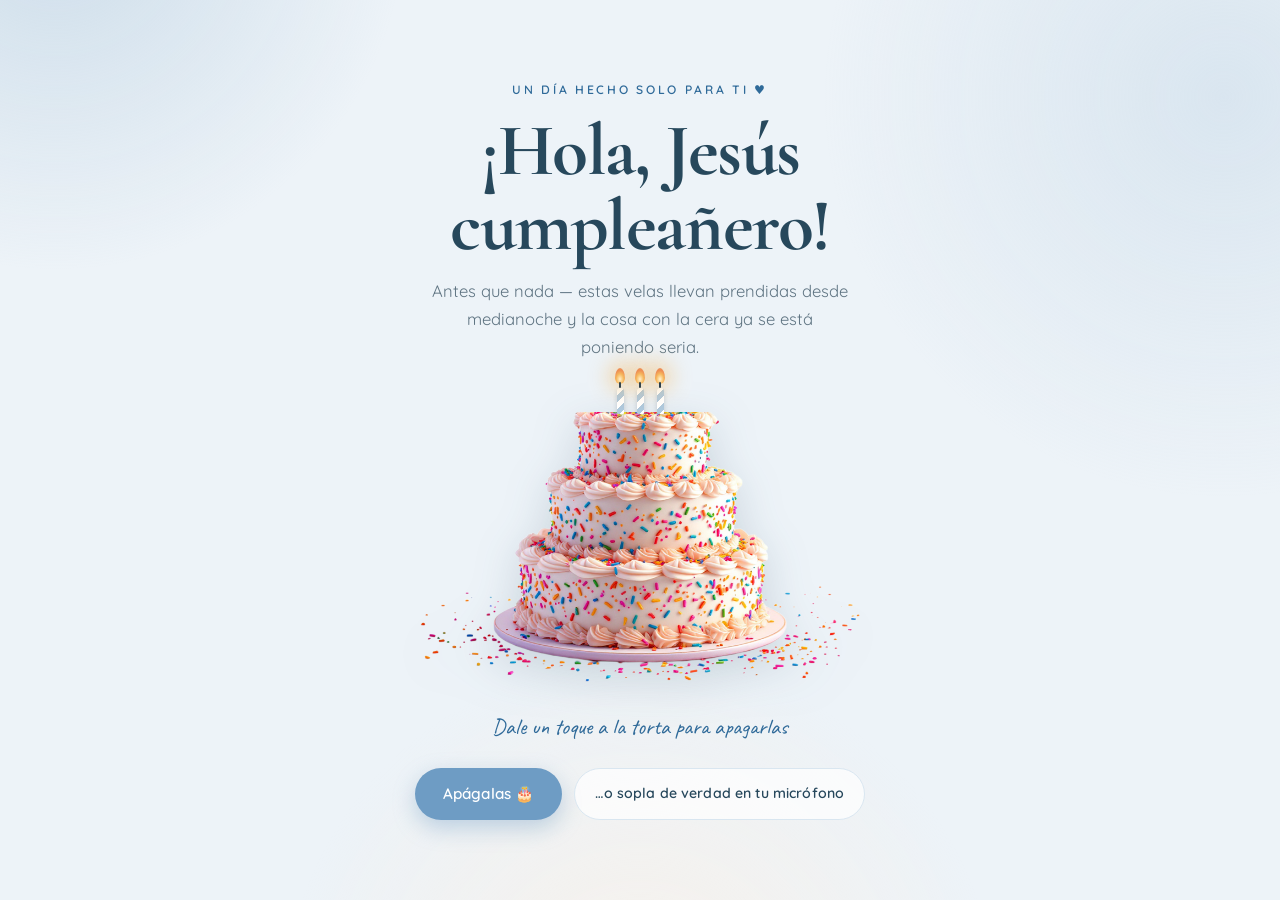
<file: index.html>
<!DOCTYPE html>
<html lang="es">
<head>
<meta charset="utf-8">
<meta name="viewport" content="width=device-width, initial-scale=1">
<title data-i18n="pageTitle">Un Día Hecho Solo Para Ti ♡</title>
<meta name="description" content="Un rinconcito de internet hecho solo para ti — cartas secretas, recuerdos, torta y una sorpresa.">
<meta name="theme-color" content="#FDEDEF">

<!-- Favicon: a tiny heart, drawn inline so there are no broken requests -->
<link rel="icon" href="data:image/svg+xml,%3Csvg xmlns='http://www.w3.org/2000/svg' viewBox='0 0 32 32'%3E%3Cpath fill='%23E79BB0' d='M16 28C8 22 3 17.5 3 12.2 3 8.2 6.1 5 10 5c2.4 0 4.6 1.2 6 3.2C17.4 6.2 19.6 5 22 5c3.9 0 7 3.2 7 7.2C29 17.5 24 22 16 28z'/%3E%3C/svg%3E">

<link rel="preconnect" href="https://fonts.googleapis.com">
<link rel="preconnect" href="https://fonts.gstatic.com" crossorigin>
<link href="https://fonts.googleapis.com/css2?family=Caveat:wght@500;600;700&family=Cormorant+Garamond:ital,wght@0,500;0,600;0,700;1,500&family=Quicksand:wght@400;500;600;700&display=swap" rel="stylesheet">
<link rel="stylesheet" href="style.css">
</head>

<!-- `is-intro` hides the main experience until the gift box is opened. -->
<body class="is-intro">

<noscript>
  <style>
    .is-intro #experience { display: block !important; }
    .is-intro #welcome, .player { display: none !important; }
  </style>
  <p class="noscript-note" data-i18n="noscript">Esta aventura de cumpleaños necesita JavaScript activado para las animaciones y las sorpresas ♡</p>
</noscript>

<!-- Decorative layers (never interactive) -->
<div class="ambient" id="ambient" aria-hidden="true"></div>
<canvas class="confetti" id="confettiCanvas" aria-hidden="true"></canvas>


<!-- ====================================================================
     SECTION 1 — WELCOME SCREEN
     Three stages, in order:
       1. the cake      — candles are already lit; blow them out
       2. the gift box  — only appears once the candles are out
       3. the card      — the message, and the way into the site
     `is-intro` keeps the page scroll-locked until stage 3 is done.
     ==================================================================== -->
<section class="welcome" id="welcome" aria-labelledby="welcomeTitle">
  <div class="welcome__inner">

    <!-- ---------- STAGE 1 — CANDLES ---------------------------------- -->
    <div class="stage" id="stageCandles">

      <div class="welcome__intro" id="welcomeIntro">
        <p class="eyebrow" data-i18n="introEyebrow">Un Día Hecho Solo Para Ti &hearts;</p>
        <h1 class="welcome__title" id="welcomeTitle" data-i18n="welcomeTitle">¡Hola, Jesús cumpleañero!</h1>
        <p class="welcome__sub" id="candleLede">Antes que nada &mdash; estas velas llevan prendidas desde medianoche y la cosa con la cera ya se está poniendo seria.</p>
      </div>

      <button class="cake cake--intro is-lit" id="introCake" type="button" aria-describedby="candleHint">
        <span class="sr-only" data-i18n="blowSr">Apagar las velas</span>

        <span class="cake__candles" aria-hidden="true">
          <span class="candle"><span class="candle__flame"></span><span class="candle__wick"></span><span class="candle__smoke"></span></span>
          <span class="candle"><span class="candle__flame"></span><span class="candle__wick"></span><span class="candle__smoke"></span></span>
          <span class="candle"><span class="candle__flame"></span><span class="candle__wick"></span><span class="candle__smoke"></span></span>
        </span>

        <!-- The cake itself is artwork; the candles above it stay
             CSS so they can flicker and be blown out one by one. -->
        <img class="cake__img" src="assets/images/cake-body.png" alt="" aria-hidden="true">
      </button>

      <p class="cake__hint" id="candleHint" data-i18n="candleHint">Dale un toque a la torta para apagarlas</p>

      <div class="cake__actions">
        <button class="btn btn--primary" id="blowBtn" type="button" data-i18n="blowBtn">Apágalas 🎂</button>
        <button class="btn btn--ghost btn--sm" id="micBtn" type="button" hidden data-i18n="micBtn">&hellip;o sopla de verdad en tu micrófono</button>
      </div>

      <p class="mic-note" id="micNote" aria-live="polite" hidden></p>
    </div>

    <!-- ---------- STAGE 2 — GIFT BOX --------------------------------- -->
    <div class="stage stage--gift" id="stageGift" hidden>

      <div class="welcome__intro" id="giftIntro">
        <p class="eyebrow" data-i18n="giftEyebrow">Deseo registrado &hearts;</p>
        <h2 class="welcome__title welcome__title--sm" data-i18n="giftTitle">Ahora sí, el regalo.</h2>
        <p class="welcome__sub" data-i18n="giftSub">No tiene estampilla, ni papel de regalo, ni forma física. Eso sí, tiene animaciones.</p>
      </div>

      <!-- 3D gift box: pure CSS, five-sided body + a lid that lifts away -->
      <div class="giftbox" id="giftbox">
        <div class="giftbox__glow" aria-hidden="true"></div>
        <div class="giftbox__scene" aria-hidden="true">

          <div class="box">
            <div class="box__face box__face--front"></div>
            <div class="box__face box__face--back"></div>
            <div class="box__face box__face--left"></div>
            <div class="box__face box__face--right"></div>
            <div class="box__inner"></div>
            <div class="box__burst"></div>
          </div>

          <div class="lid">
            <div class="lid__face lid__face--front"></div>
            <div class="lid__face lid__face--back"></div>
            <div class="lid__face lid__face--left"></div>
            <div class="lid__face lid__face--right"></div>
            <div class="lid__top"></div>

            <div class="bow">
              <span class="bow__loop bow__loop--l"></span>
              <span class="bow__loop bow__loop--r"></span>
              <span class="bow__tail bow__tail--l"></span>
              <span class="bow__tail bow__tail--r"></span>
              <span class="bow__knot"></span>
            </div>
          </div>

        </div>
        <div class="giftbox__shadow" aria-hidden="true"></div>
      </div>

      <button class="btn btn--primary btn--lg" id="openGift" type="button" data-i18n="openGift">Abre tu sorpresa ✨</button>
    </div>

    <!-- ---------- STAGE 3 — THE CARD --------------------------------- -->
    <div class="welcome__card" id="welcomeCard" aria-live="polite" hidden>
      <span class="welcome__card-ornament" aria-hidden="true">&hearts;</span>
      <h2 class="welcome__card-title" data-i18n-name="welcomeCardTitle">¡Feliz cumpleaños!</h2>
      <p class="welcome__card-text" id="welcomeText"></p>
      <button class="btn btn--primary" id="enterBtn" type="button" data-i18n="enterBtn">Vamos a explorar &hearts;</button>
    </div>

    <p class="scroll-cue" id="scrollCue" aria-hidden="true" hidden></p>
  </div>
</section>
<!-- ====================================================================
     NAVIGATION
     ==================================================================== -->
<header class="nav" id="siteNav">
  <nav class="nav__inner" data-i18n-aria="navAria" aria-label="Secciones de tu día">
    <a class="nav__brand" href="#universe"><span data-i18n="navBrand">Un Día Hecho Solo Para Ti</span> <span aria-hidden="true">♡</span></a>
    <ul class="nav__list">
      <li><a class="nav__link" href="#letters" data-nav="letters" data-i18n="navLetters">Cartas</a></li>
      <li><a class="nav__link" href="#scrapbook" data-nav="scrapbook" data-i18n="navScrapbook">Para Ti</a></li>
      <li><a class="nav__link" href="#sorry" data-nav="sorry" data-i18n="navSorry">Perdón</a></li>
      <li><a class="nav__link" href="#cake" data-nav="cake" data-i18n="navCake">Torta</a></li>
      <li><a class="nav__link" href="#adventure" data-nav="adventure" data-i18n="navAdventure">Aventura</a></li>
      <li><a class="nav__link" href="#finale" data-nav="finale" data-i18n="navSurprise">Sorpresa</a></li>
    </ul>
  </nav>
</header>


<main id="experience">

  <!-- ==================================================================
       SECTION 2 — YOUR LITTLE UNIVERSE
       ================================================================== -->
  <section class="section section--universe" id="universe" aria-labelledby="universeTitle">
    <div class="container">
      <header class="section__head" data-reveal>
        <p class="eyebrow" data-i18n="universeEyebrow">Escoge tu primera parada</p>
        <h2 class="section__title" id="universeTitle" data-i18n="universeTitle">Tu Pequeño Universo</h2>
        <p class="section__lede" data-i18n="universeLede">Cuatro mundos pequeños, cada uno escondiendo algo para ti. Recórrelos en el orden que quieras &mdash; aquí nada se vence.</p>
      </header>

      <ul class="universe">
        <li data-reveal>
          <a class="world world--letters" href="#letters">
            <span class="world__art" aria-hidden="true">
              <span class="world__env"><span class="world__env-flap"></span></span>
            </span>
            <h3 class="world__title" data-i18n="worldLettersTitle">Cartas Secretas</h3>
            <p class="world__text" data-i18n="worldLettersText">Notas selladas para abrir cuando el corazón te lo pida.</p>
            <span class="world__go" aria-hidden="true" data-i18n="worldLettersGo">Abre la gaveta &rarr;</span>
          </a>
        </li>
        <li data-reveal>
          <a class="world world--scrapbook" href="#scrapbook">
            <span class="world__art" aria-hidden="true">
              <span class="world__polaroid world__polaroid--back"></span>
              <span class="world__polaroid world__polaroid--front"></span>
            </span>
            <h3 class="world__title" data-i18n="worldScrapTitle">dedicado a ti</h3>
            <p class="world__text" data-i18n="worldScrapText"> notas pequeñas desde nuestro rincón de internet.</p>
            <span class="world__go" aria-hidden="true" data-i18n="worldScrapGo">Pasa las páginas &rarr;</span>
          </a>
        </li>
        <li data-reveal>
          <a class="world world--cake" href="#cake">
            <span class="world__art" aria-hidden="true">
              <span class="world__cake">
                <span class="world__flame"></span>
              </span>
            </span>
            <h3 class="world__title" data-i18n="worldCakeTitle">Torta de Cumpleaños</h3>
            <p class="world__text" data-i18n="worldCakeText">Prende las velas, cierra los ojos, pide el deseo como se debe.</p>
            <span class="world__go" aria-hidden="true" data-i18n="worldCakeGo">Préndela &rarr;</span>
          </a>
        </li>
        <li data-reveal>
          <a class="world world--finale" href="#finale">
            <span class="world__art" aria-hidden="true">
              <span class="world__gift"><span class="world__gift-bow"></span></span>
            </span>
            <h3 class="world__title" data-i18n="worldFinaleTitle">Sorpresa Final</h3>
            <p class="world__text" data-i18n="worldFinaleText">Deja esta de última. Es la razón entera por la que existe esta página.</p>
            <span class="world__go" aria-hidden="true" data-i18n="worldFinaleGo">Solo al final &rarr;</span>
          </a>
        </li>
      </ul>
    </div>
  </section>


  <!-- ==================================================================
       SECTION 3 — SECRET LETTERS
       ================================================================== -->
  <section class="section section--letters" id="letters" aria-labelledby="lettersTitle">
    <div class="container">
      <header class="section__head" data-reveal>
        <p class="eyebrow" data-i18n="s1Eyebrow">Sección uno</p>
        <h2 class="section__title" id="lettersTitle" data-i18n="lettersTitle">Cartas Secretas</h2>
        <p class="section__lede" data-i18n="lettersLede">Sobres pequeños para momentos pequeños. Abre el que combine con tu día &mdash; se quedan aquí para cuando vuelvas.</p>
      </header>

      <!-- Envelopes are built from CONFIG.letters in script.js -->
      <ul class="letters" id="lettersGrid"></ul>

      <p class="letters__counter" aria-live="polite" id="lettersCounter"></p>
    </div>
  </section>


  <!-- ==================================================================
       SECTION 4 — DIGITAL MEMORY SCRAPBOOK
       ================================================================== -->
  <section class="section section--scrapbook" id="scrapbook" aria-labelledby="scrapbookTitle">
    <div class="container">
      <header class="section__head" data-reveal>
        <p class="eyebrow" data-i18n="s2Eyebrow">Sección dos</p>
        <h2 class="section__title" id="scrapbookTitle" data-i18n="scrapbookTitle">Dedicado a Ti</h2>
        <p class="section__lede" data-i18n="scrapbookLede">Cosas dedicadas a ti &mdash; unos GIFs, unos datos, y un pollo bailando. Todo oficialmente aprobado. Dale un toque a una foto para verla más grande.</p>
      </header>

      <!-- Cards are built from CONFIG.scrapbook in script.js -->
      <div class="scrapbook" id="scrapbookGrid"></div>
    </div>
  </section>


  <!-- ==================================================================
       SECTION 5 — THE SORRY CARD
       Front and inside of a real card. Click it and it opens.
       Text and image paths live in CONFIG.sorry in script.js.
       ================================================================== -->
  <section class="section section--sorry" id="sorry" aria-labelledby="sorryTitle">
    <div class="container container--narrow">
      <header class="section__head" data-reveal>
        <p class="eyebrow" data-i18n="s3Eyebrow">Sección tres</p>
        <h2 class="section__title" id="sorryTitle" data-i18n="sorryTitle">Una Tarjeta Que Dice Perdón</h2>
        <p class="section__lede" data-i18n="sorryLede">Algunas cosas no caben en un álbum. Esta vino en una bolsita de plástico &mdash; dale, ábrela.</p>
      </header>

      <!-- Built from CONFIG.sorry in script.js -->
      <div class="sorry" id="sorryStage" data-reveal></div>
    </div>
  </section>


  <!-- ==================================================================
       SECTION 5 — VIRTUAL BIRTHDAY CAKE
       ================================================================== -->
  <section class="section section--cake" id="cake" aria-labelledby="cakeTitle">
    <div class="container container--narrow">
      <header class="section__head" data-reveal>
        <p class="eyebrow" data-i18n="s4Eyebrow">Sección cuatro</p>
        <h2 class="section__title" id="cakeTitle" data-i18n="cakeTitle">Tu Torta de Cumpleaños</h2>
        <p class="section__lede" data-i18n="cakeLede">Nadie más agarra un pedazo hasta que tú agarres el tuyo.</p>
      </header>

      <div class="cake-stage" data-reveal>
        <button class="cake" id="cakeFigure" type="button" aria-describedby="cakeHint">
          <span class="sr-only" data-i18n="lightSr">Prender las velas de la torta</span>

          <span class="cake__candles" aria-hidden="true">
            <span class="candle"><span class="candle__flame"></span><span class="candle__wick"></span><span class="candle__smoke"></span></span>
            <span class="candle"><span class="candle__flame"></span><span class="candle__wick"></span><span class="candle__smoke"></span></span>
            <span class="candle"><span class="candle__flame"></span><span class="candle__wick"></span><span class="candle__smoke"></span></span>
            <span class="candle"><span class="candle__flame"></span><span class="candle__wick"></span><span class="candle__smoke"></span></span>
            <span class="candle"><span class="candle__flame"></span><span class="candle__wick"></span><span class="candle__smoke"></span></span>
          </span>

          <span class="cake__tier cake__tier--top" aria-hidden="true">
            <span class="cake__drips">
              <i></i><i></i><i></i><i></i><i></i><i></i><i></i>
            </span>
          </span>
          <span class="cake__tier cake__tier--mid" aria-hidden="true">
            <span class="cake__drips">
              <i></i><i></i><i></i><i></i><i></i><i></i><i></i><i></i><i></i>
            </span>
            <span class="cake__dots"></span>
          </span>
          <span class="cake__tier cake__tier--base" aria-hidden="true">
            <span class="cake__drips">
              <i></i><i></i><i></i><i></i><i></i><i></i><i></i><i></i><i></i><i></i><i></i>
            </span>
            <span class="cake__dots"></span>
          </span>
          <span class="cake__plate" aria-hidden="true"></span>
        </button>

        <p class="cake__hint" id="cakeHint" data-i18n="cakeHint">Dale un toque a la torta para prender las velas</p>

        <div class="cake__actions">
          <button class="btn btn--primary" id="wishBtn" type="button" disabled data-i18n="wishBtn">Pide un deseo</button>
          <button class="btn btn--ghost" id="relightBtn" type="button" hidden data-i18n="relightBtn">Préndelas otra vez</button>
        </div>

        <p class="cake__wish" id="wishMessage" aria-live="polite"></p>
      </div>
    </div>
  </section>


  <!-- ==================================================================
       SECTION 6 — MINI BIRTHDAY ADVENTURE
       ================================================================== -->
  <section class="section section--adventure" id="adventure" aria-labelledby="adventureTitle">
    <div class="container">
      <header class="section__head" data-reveal>
        <p class="eyebrow" data-i18n="s5Eyebrow">Sección cinco</p>
        <h2 class="section__title" id="adventureTitle" data-i18n="adventureTitle">Mini Aventura de Cumpleaños</h2>
        <p class="section__lede" data-i18n="adventureLede">Cinco cositas para jugar. Todas funcionan de verdad &mdash; dale, pruébalas. Una de ellas no se debe tocar.</p>
      </header>

      <div class="adventure">

        <!-- Quiz -->
        <article class="card card--quiz" data-reveal aria-labelledby="quizHeading">
          <p class="card__kicker" data-i18n="g1Kicker">Juego uno</p>
          <h3 class="card__title" id="quizHeading" data-i18n="quizHeading">El Quiz de Cumpleaños</h3>

          <div class="quiz" id="quizCard">
            <p class="quiz__progress" id="quizProgress"></p>
            <p class="quiz__question" id="quizQuestion"></p>
            <ul class="quiz__options" id="quizOptions"></ul>
            <p class="quiz__feedback" id="quizFeedback" aria-live="polite"></p>
          </div>

          <div class="quiz__result" id="quizResult" hidden>
            <p class="quiz__score" id="quizScore"></p>
            <p class="quiz__verdict" id="quizVerdict"></p>
            <button class="btn btn--ghost" id="quizRetry" type="button" data-i18n="quizRetry">Jugar otra vez</button>
          </div>
        </article>

        <!-- Compliment generator -->
        <article class="card card--compliment" data-reveal aria-labelledby="complimentHeading">
          <p class="card__kicker" data-i18n="g2Kicker">Juego dos</p>
          <h3 class="card__title" id="complimentHeading" data-i18n="complimentHeading">Máquina de Cumplidos</h3>
          <blockquote class="compliment">
            <span class="compliment__mark" aria-hidden="true">&ldquo;</span>
            <p class="compliment__text" id="complimentText" aria-live="polite" data-i18n="complimentIdle">Presiona el botón. Solo dice la verdad.</p>
          </blockquote>
          <button class="btn btn--primary btn--sm" id="complimentBtn" type="button" data-i18n="complimentBtn">Dime algo bonito ♡</button>
        </article>

        <!-- Scratch card -->
        <article class="card card--scratch" data-reveal aria-labelledby="scratchHeading">
          <p class="card__kicker" data-i18n="g3Kicker">Juego tres</p>
          <h3 class="card__title" id="scratchHeading" data-i18n="scratchHeading">Tarjeta Raspadita Sorpresa</h3>

          <div class="scratch" id="scratchWrap">
            <p class="scratch__message" id="scratchMessage"></p>
            <canvas class="scratch__canvas" id="scratchCanvas" role="img" data-i18n-aria="scratchCanvasAria" aria-label="Una tarjeta de raspar escondiendo un mensaje"></canvas>
          </div>

          <p class="scratch__hint" id="scratchHint" aria-live="polite" data-i18n="scratchHint">Raspa con el dedo o el mouse</p>
          <div class="card__row">
            <button class="btn btn--ghost btn--sm" id="scratchReveal" type="button" data-i18n="scratchReveal">Revélamela</button>
            <button class="btn btn--primary btn--sm" id="scratchNew" type="button" data-i18n="scratchNew">Tarjeta nueva</button>
          </div>
        </article>

        <!-- Mini-game -->
        <article class="card card--game" data-reveal aria-labelledby="gameHeading">
          <p class="card__kicker" data-i18n="g4Kicker">Juego cuatro</p>
          <h3 class="card__title" id="gameHeading" data-i18n="gameHeading">Atrapa los Corazones</h3>

          <div class="game">
            <div class="game__hud">
              <span><span data-i18n="gameCaught">Atrapados</span> <b id="gameScore">0</b></span>
              <span><span data-i18n="gameTimeLabel">Tiempo</span> <b id="gameTime">30</b>s</span>
              <span><span data-i18n="gameBest">Mejor</span> <b id="gameBest">0</b></span>
            </div>
            <div class="game__frame">
              <canvas id="gameCanvas" tabindex="0" data-i18n-aria="gameCanvasAria" aria-label="Mueve la cesta para atrapar los corazones que caen. Usa las flechas izquierda y derecha, o arrastra."></canvas>
              <div class="game__overlay" id="gameOverlay">
                <p class="game__overlay-text" id="gameOverlayText" data-i18n-html="gameOverlayHtml">Atrapa <b data-game-target></b> corazones en 30 segundos.</p>
                <button class="btn btn--primary btn--sm" id="gameStart" type="button" data-i18n="gameStart">Empezar</button>
              </div>
            </div>
            <p class="game__note" data-i18n="gameNote">Arrastra con el dedo, mueve el mouse, o usa &larr; &rarr;</p>
          </div>
        </article>

        <!-- The forbidden button -->
        <article class="card card--forbidden" data-reveal aria-labelledby="forbiddenHeading">
          <p class="card__kicker" data-i18n="g5Kicker">Juego cinco</p>
          <h3 class="card__title" id="forbiddenHeading" data-i18n="forbiddenHeading">No Presiones Esto</h3>

          <div class="forbidden" id="forbiddenZone">
            <button class="forbidden__btn" id="forbiddenBtn" type="button" data-i18n="forbiddenBtn">No presionar</button>
            <p class="forbidden__status" id="forbiddenStatus" aria-live="polite" data-i18n="forbiddenStatus">En serio. Déjalo quieto.</p>
          </div>

          <div class="loader" id="forbiddenLoader" hidden>
            <div class="loader__track"><div class="loader__fill" id="forbiddenFill"></div></div>
            <p class="loader__label" id="forbiddenLabel">
              <span id="forbiddenStep"></span> <span class="loader__pct" id="forbiddenPct">0%</span>
            </p>
          </div>
        </article>

      </div>
    </div>
  </section>


  <!-- ==================================================================
       SECTION 7 — FINAL SURPRISE
       ================================================================== -->
  <section class="section section--finale" id="finale" aria-labelledby="finaleTitle">
    <div class="finale__sky" id="finaleSky" aria-hidden="true"></div>

    <div class="container container--narrow">
      <header class="section__head section__head--light" data-reveal>
        <p class="eyebrow eyebrow--light" data-i18n="finaleEyebrow">La última parada</p>
        <h2 class="section__title" id="finaleTitle" data-i18n="finaleTitle">Una Sorpresa Final</h2>
        <p class="section__lede" data-i18n="finaleLede">Llegaste hasta el final, lo que significa que ahora te toca leer la parte en la que más me tardé.</p>
      </header>

      <!-- Closed state: a sealed envelope you click -->
      <div class="finale__gift" id="finaleGift">
        <button class="sealed" id="finaleOpen" type="button">
          <span class="sealed__env" aria-hidden="true">
            <span class="sealed__flap"></span>
            <span class="sealed__pocket"></span>
            <span class="sealed__wax">♡</span>
          </span>
          <span class="sealed__label" data-i18n="sealedLabel">Abre tu último regalo</span>
        </button>
      </div>

      <!-- Opened state: the letter (filled from CONFIG.finale) -->
      <article class="final-letter" id="finaleLetter" hidden aria-live="polite">
        <p class="final-letter__to" data-i18n-name="finaleTo">Para ti,</p>
        <div class="final-letter__body" id="finaleBody"></div>
        <p class="final-letter__close" id="finaleClosing"></p>
        <p class="final-letter__sign" id="finaleSign"></p>

        <!-- The dedicated song. Hidden entirely if CONFIG.finale.song is removed. -->
        <section class="dedication" id="dedication" aria-labelledby="dedicationHeading" hidden>
          <p class="dedication__kicker" id="dedicationHeading" data-i18n="dedicationHeading">Y una cosa más &mdash; una canción para ti</p>

          <!-- Streaming embed. Used instead of the record when
               CONFIG.finale.song.embed is set. -->
          <div class="dedication__embed" id="dedicationEmbed" hidden></div>

          <div class="dedication__row" id="dedicationRow">
            <button class="dedication__disc" id="dedicationPlay" type="button" aria-pressed="false">
              <span class="sr-only" id="dedicationLabel" data-i18n="dedicationLabel">Reproducir la canción</span>
              <span class="dedication__vinyl" aria-hidden="true"><span class="dedication__hole"></span></span>
              <svg class="dedication__ico dedication__ico--play" viewBox="0 0 24 24" aria-hidden="true"><path d="M9 5.5l10 6.5-10 6.5z" fill="currentColor"/></svg>
              <svg class="dedication__ico dedication__ico--pause" viewBox="0 0 24 24" aria-hidden="true"><path d="M8.5 5.5h3.5v13H8.5zM13 5.5h3.5v13H13z" fill="currentColor"/></svg>
            </button>

            <div class="dedication__meta">
              <p class="dedication__title" id="dedicationTitle"></p>
              <p class="dedication__artist" id="dedicationArtist"></p>
            </div>
          </div>

          <p class="dedication__note" id="dedicationNote"></p>
          <p class="dedication__missing" id="dedicationMissing" hidden></p>
        </section>

        <div class="final-letter__actions">
          <button class="btn btn--primary btn--sm" id="finaleHearts" type="button" data-i18n="finaleHearts">Devuélvele unos corazones ♡</button>
          <button class="btn btn--ghost btn--sm" id="replayBtn" type="button" data-i18n="replayBtn">Empezar el día otra vez</button>
        </div>
      </article>
    </div>
  </section>


  <footer class="footer">
    <p class="footer__line" data-i18n="footerLine">Hecho con un número poco razonable de animaciones CSS, desde un rincón de internet hasta otro.</p>
    <p class="footer__sign" data-your-name></p>
  </footer>

</main>


<!-- ====================================================================
     MODAL — used for letters and the photo lightbox
     ==================================================================== -->
<div class="modal" id="modal" hidden>
  <div class="modal__backdrop" data-modal-close></div>
  <div class="modal__panel" id="modalPanel" role="dialog" aria-modal="true" aria-labelledby="modalTitle" tabindex="-1">
    <button class="modal__close" id="modalClose" type="button" data-i18n-aria="modalCloseAria" aria-label="Cerrar">
      <svg viewBox="0 0 24 24" aria-hidden="true"><path d="M6 6l12 12M18 6L6 18" stroke="currentColor" stroke-width="1.8" stroke-linecap="round" fill="none"/></svg>
    </button>
    <div class="modal__body" id="modalBody"></div>
  </div>
</div>


<!-- ====================================================================
     ACHIEVEMENTS — floating tray button + the unlock toasts
     ==================================================================== -->
<button class="trophy" id="trophyBtn" type="button" data-i18n-aria="trophyAria" aria-label="Muestra tus logros">
  <span aria-hidden="true">🏆</span>
  <span class="trophy__count" id="trophyCount" hidden>0</span>
</button>

<div class="toasts" id="toasts" aria-live="polite" aria-atomic="false"></div>


<!-- ====================================================================
     MUSIC PLAYER (floating). Never autoplays.
     ==================================================================== -->
<div class="player" id="musicPlayer">

  <!-- Live lyrics. Only appears when the current song has any. -->
  <div class="lyrics" id="lyricsPane" hidden>
    <div class="lyrics__head">
      <p class="lyrics__title" id="lyricsTitle"></p>
      <button class="lyrics__close" id="lyricsClose" type="button" data-i18n-aria="lyricsCloseAria" aria-label="Ocultar la letra">
        <svg viewBox="0 0 24 24" aria-hidden="true"><path d="M7 7l10 10M17 7L7 17" stroke="currentColor" stroke-width="1.9" fill="none" stroke-linecap="round"/></svg>
      </button>
    </div>
    <ol class="lyrics__list" id="lyricsList" aria-live="off"></ol>
  </div>

  <div class="player__panel" id="musicPanel" hidden>
    <p class="player__title" id="musicTitle" data-i18n="musicTitle">Canción de cumpleaños</p>
    <p class="player__count" id="musicCount" hidden></p>
    <input class="player__range player__seek" id="seek" type="range" min="0" max="100" step="0.1" value="0" data-i18n-aria="seekAria" aria-label="Avanzar en la canción">
    <p class="player__time"><span id="musicTime">0:00</span> <span aria-hidden="true">/</span> <span id="musicDur">0:00</span></p>
    <label class="player__vol">
      <svg viewBox="0 0 24 24" aria-hidden="true"><path d="M4 9h3l4-3v12l-4-3H4zM15.5 9.5a3.5 3.5 0 010 5M18 7a7 7 0 010 10" stroke="currentColor" stroke-width="1.6" fill="none" stroke-linecap="round" stroke-linejoin="round"/></svg>
      <input class="player__range" id="volume" type="range" min="0" max="100" value="55" data-i18n-aria="volumeAria" aria-label="Volumen">
    </label>
    <p class="player__note" id="musicNote" hidden></p>
  </div>

  <div class="player__bar">
    <button class="player__skip" id="musicPrev" type="button" data-i18n-aria="prevAria" aria-label="Canción anterior" hidden>
      <svg viewBox="0 0 24 24" aria-hidden="true"><path d="M16.5 6v12L8 12zM7 6v12" stroke="currentColor" stroke-width="1.9" fill="none" stroke-linecap="round" stroke-linejoin="round"/></svg>
    </button>
    <button class="player__disc" id="musicToggle" type="button" aria-pressed="false" data-i18n-aria="musicToggleAria" aria-label="Reproducir la canción de cumpleaños">
      <svg class="player__ico player__ico--play" viewBox="0 0 24 24" aria-hidden="true"><path d="M8 5.5l11 6.5-11 6.5z" fill="currentColor"/></svg>
      <svg class="player__ico player__ico--pause" viewBox="0 0 24 24" aria-hidden="true"><path d="M8.5 5.5h3v13h-3zM12.5 5.5h3v13h-3z" fill="currentColor"/></svg>
    </button>
    <button class="player__skip" id="musicNext" type="button" data-i18n-aria="nextAria" aria-label="Canción siguiente" hidden>
      <svg viewBox="0 0 24 24" aria-hidden="true"><path d="M7.5 6v12L16 12zM17 6v12" stroke="currentColor" stroke-width="1.9" fill="none" stroke-linecap="round" stroke-linejoin="round"/></svg>
    </button>
    <button class="player__skip player__lyrics" id="lyricsToggle" type="button" aria-expanded="false" aria-controls="lyricsPane" data-i18n-aria="lyricsToggleAria" aria-label="Mostrar la letra" hidden>
      <svg viewBox="0 0 24 24" aria-hidden="true"><path d="M5 6.5h11M5 11h14M5 15.5h9M5 20h12" stroke="currentColor" stroke-width="1.8" fill="none" stroke-linecap="round"/></svg>
    </button>
    <button class="player__expand" id="musicExpand" type="button" aria-expanded="false" aria-controls="musicPanel" data-i18n-aria="expandAria" aria-label="Mostrar los controles de música">
      <svg viewBox="0 0 24 24" aria-hidden="true"><path d="M9 18V7.5l9-2V16M9 18a2.5 2.5 0 11-5 0 2.5 2.5 0 015 0zM18 16a2.5 2.5 0 11-5 0 2.5 2.5 0 015 0z" stroke="currentColor" stroke-width="1.5" fill="none" stroke-linejoin="round"/></svg>
    </button>
  </div>
</div>

<!-- Songs live in assets/music/ and are listed in CONFIG.music.tracks (script.js).
     No `loop` attribute: the playlist wraps around in JS instead, so a single
     song still repeats but two or more advance to the next one. -->
<audio id="bgm" preload="metadata"></audio>

<!-- Optional. Written by lyrics-timer.html; harmless if it is not there. -->
<script src="lyrics.js"></script>
<script src="i18n.js"></script>
<script src="script.js"></script>
</body>
</html>
</file>
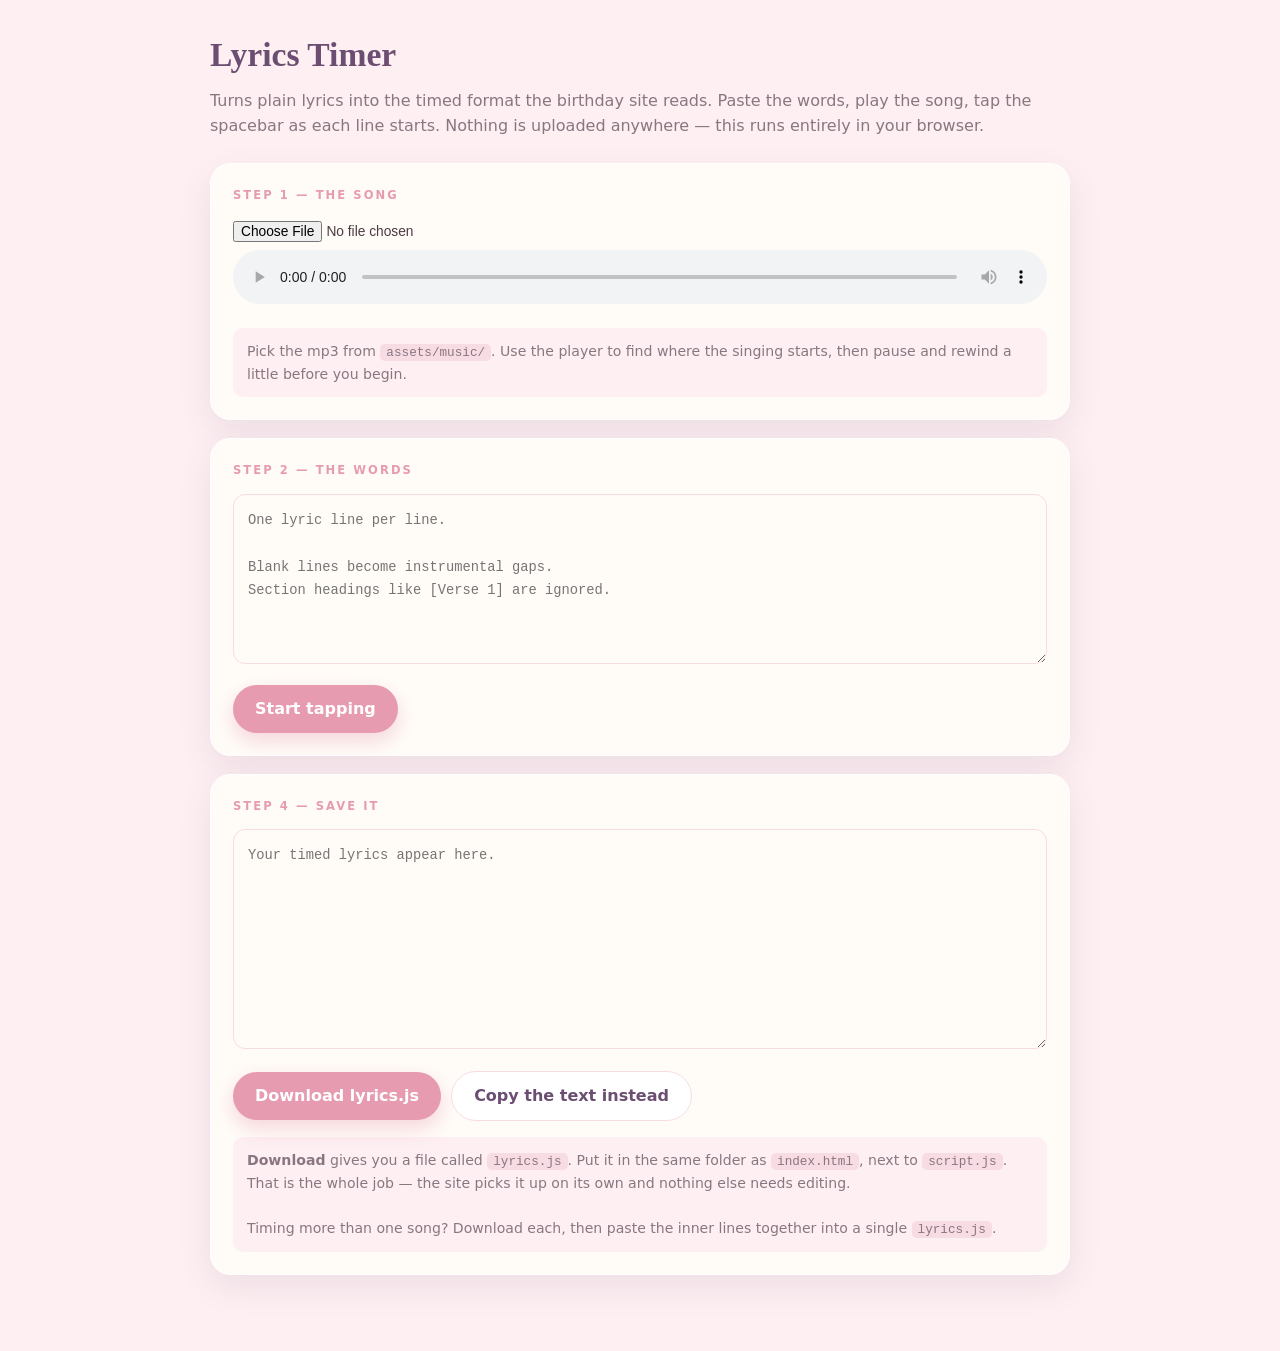
<file: lyrics-timer.html>
<!DOCTYPE html>
<html lang="en">
<head>
<meta charset="utf-8">
<meta name="viewport" content="width=device-width, initial-scale=1">
<title>Lyrics Timer — birthday site</title>
<style>
  :root {
    --cream: #FFFBF7; --blush: #FDEFF2; --blush-deep: #F8DCE4;
    --pink: #F3C3D1; --pink-deep: #E79BB0; --rose: #C56F8A;
    --plum: #6B4E71; --ink: #4C3A45; --ink-soft: #8A7681;
    --paper: #FFFCF8; --ok: #4E8A6B;
    --sans: "Quicksand", "Segoe UI", system-ui, sans-serif;
    --serif: "Cormorant Garamond", Georgia, serif;
  }
  * { box-sizing: border-box; }
  body {
    margin: 0; padding: 28px 20px 60px;
    font-family: var(--sans); color: var(--ink);
    background: var(--blush);
    line-height: 1.6;
  }
  .wrap { max-width: 860px; margin: 0 auto; }

  h1 { font-family: var(--serif); font-size: 2.1rem; color: var(--plum); margin: 0 0 6px; }
  .lede { margin: 0 0 24px; color: var(--ink-soft); }

  .card {
    background: var(--paper); border: 1px solid #fff;
    border-radius: 20px; padding: 22px; margin-bottom: 18px;
    box-shadow: 0 12px 32px rgba(107,78,113,.10);
  }
  h2 { font-size: .72rem; font-weight: 700; letter-spacing: .18em;
       text-transform: uppercase; color: var(--pink-deep); margin: 0 0 14px; }

  textarea {
    width: 100%; min-height: 170px; padding: 14px;
    font-family: ui-monospace, Menlo, Consolas, monospace; font-size: .86rem;
    line-height: 1.7; color: var(--ink);
    border: 1.5px solid var(--blush-deep); border-radius: 12px;
    background: var(--cream); resize: vertical;
  }
  textarea:focus { outline: 2px solid var(--pink-deep); outline-offset: 1px; }

  .row { display: flex; flex-wrap: wrap; gap: 10px; align-items: center; margin-top: 14px; }

  button {
    font: inherit; font-weight: 600; cursor: pointer;
    padding: 11px 22px; border: 0; border-radius: 999px;
    background: var(--pink-deep); color: #fff;
    box-shadow: 0 8px 20px rgba(231,155,176,.4);
  }
  button:hover { transform: translateY(-1px); }
  button.ghost {
    background: #fff; color: var(--plum);
    border: 1.5px solid var(--blush-deep); box-shadow: none;
  }
  button:disabled { opacity: .45; cursor: not-allowed; transform: none; }

  audio { width: 100%; margin-top: 6px; }
  input[type=file] { font-size: .86rem; }

  /* the tapping stage */
  .stage { display: none; }
  .stage.on { display: block; }

  .now {
    font-family: var(--serif); font-size: 1.9rem; line-height: 1.25;
    color: var(--rose); min-height: 2.4em; margin: 0 0 4px;
    display: flex; align-items: center;
  }
  .next { color: var(--ink-soft); font-size: 1.02rem; min-height: 1.6em; margin: 0; }

  .meter { display: flex; gap: 18px; margin: 16px 0 0; font-size: .82rem; color: var(--ink-soft); }
  .meter b { color: var(--plum); font-size: 1.05rem; }

  .hint {
    margin: 16px 0 0; padding: 12px 14px;
    background: var(--blush); border-radius: 10px;
    font-size: .88rem; color: var(--ink-soft);
  }
  kbd {
    font-family: inherit; font-weight: 700; font-size: .82rem;
    padding: 2px 9px; border-radius: 6px;
    background: #fff; border: 1px solid var(--blush-deep);
    color: var(--plum);
  }

  #out { min-height: 220px; }
  .done { color: var(--ok); font-weight: 600; }
  ol { padding-left: 20px; }
  li { margin-bottom: 6px; }
  code { background: var(--blush-deep); padding: 1px 6px; border-radius: 5px;
         font-family: ui-monospace, Menlo, Consolas, monospace; font-size: .9em; }
</style>
</head>
<body>
<div class="wrap">

  <h1>Lyrics Timer</h1>
  <p class="lede">
    Turns plain lyrics into the timed format the birthday site reads. Paste the
    words, play the song, tap the spacebar as each line starts. Nothing is
    uploaded anywhere &mdash; this runs entirely in your browser.
  </p>

  <div class="card">
    <h2>Step 1 &mdash; the song</h2>
    <input type="file" id="file" accept="audio/*">
    <audio id="audio" controls></audio>
    <p class="hint">
      Pick the mp3 from <code>assets/music/</code>. Use the player to find where
      the singing starts, then pause and rewind a little before you begin.
    </p>
  </div>

  <div class="card">
    <h2>Step 2 &mdash; the words</h2>
    <textarea id="src" spellcheck="false" placeholder="One lyric line per line.

Blank lines become instrumental gaps.
Section headings like [Verse 1] are ignored."></textarea>
    <div class="row">
      <button id="start">Start tapping</button>
      <span id="count" style="color:var(--ink-soft);font-size:.86rem"></span>
    </div>
  </div>

  <div class="card stage" id="stage">
    <h2>Step 3 &mdash; tap along</h2>
    <p class="now" id="now"></p>
    <p class="next" id="next"></p>

    <div class="meter">
      <span>Line <b id="idx">0</b> / <b id="total">0</b></span>
      <span>Time <b id="clock">0:00</b></span>
    </div>

    <div class="row">
      <button id="tap">Tap (space)</button>
      <button class="ghost" id="undo">Undo last</button>
      <button class="ghost" id="stop">Finish</button>
    </div>

    <p class="hint">
      Tap <kbd>space</kbd> the instant each line <em>begins</em>. Got one wrong?
      <kbd>Backspace</kbd> undoes it and rewinds a little. Don't worry about
      being perfect &mdash; you can nudge the numbers by hand afterwards.
    </p>
  </div>

  <div class="card">
    <h2>Step 4 &mdash; save it</h2>
    <textarea id="out" spellcheck="false" readonly placeholder="Your timed lyrics appear here."></textarea>
    <div class="row">
      <button id="download">Download lyrics.js</button>
      <button class="ghost" id="copy">Copy the text instead</button>
      <span id="copied" class="done"></span>
    </div>
    <p class="hint">
      <b>Download</b> gives you a file called <code>lyrics.js</code>. Put it in the
      same folder as <code>index.html</code>, next to <code>script.js</code>.
      That is the whole job &mdash; the site picks it up on its own and nothing
      else needs editing.
      <br><br>
      Timing more than one song? Download each, then paste the inner lines
      together into a single <code>lyrics.js</code>.
    </p>
  </div>

</div>

<script>
const $ = (s) => document.querySelector(s);
const audio = $("#audio");

let lines = [];     // the words, in order
let stamps = [];    // seconds, one per tapped line
let i = 0;
let running = false;

$("#file").addEventListener("change", (e) => {
  const f = e.target.files[0];
  if (f) audio.src = URL.createObjectURL(f);
});

function readLines() {
  return $("#src").value
    .split(/\r?\n/)
    .map((l) => l.trim())
    // drop section headings like [Verse 1] / [Chorus]
    .filter((l, idx, arr) => !/^\[[^\]]+\]$/.test(l))
    // collapse runs of blank lines into a single gap
    .filter((l, idx, arr) => l !== "" || (arr[idx - 1] || "") !== "");
}

$("#src").addEventListener("input", () => {
  const n = readLines().filter((l) => l !== "").length;
  $("#count").textContent = n ? n + " lines ready" : "";
});

function paint() {
  $("#now").textContent  = lines[i] === "" ? "• • •  (instrumental)" : (lines[i] || "— done —");
  $("#next").textContent = i + 1 < lines.length
    ? "next: " + (lines[i + 1] === "" ? "• • • (instrumental)" : lines[i + 1])
    : "";
  $("#idx").textContent = i;
  $("#total").textContent = lines.length;
}

function fmt(sec) {
  const m = Math.floor(sec / 60);
  const s = Math.floor(sec % 60);
  const c = Math.floor((sec % 1) * 100);
  return m + ":" + String(s).padStart(2, "0") + "." + String(c).padStart(2, "0");
}
function lrcTime(sec) {
  const m = Math.floor(sec / 60);
  const s = Math.floor(sec % 60);
  const c = Math.floor((sec % 1) * 100);
  return "[" + String(m).padStart(2, "0") + ":" + String(s).padStart(2, "0") +
         "." + String(c).padStart(2, "0") + "]";
}

setInterval(() => { $("#clock").textContent = fmt(audio.currentTime || 0); }, 100);

$("#start").addEventListener("click", () => {
  lines = readLines();
  if (!lines.length) { alert("Paste the lyrics first."); return; }
  stamps = []; i = 0; running = true;
  $("#stage").classList.add("on");
  paint();
  $("#stage").scrollIntoView({ behavior: "smooth", block: "center" });
  if (audio.paused && audio.src) audio.play().catch(() => {});
});

function tap() {
  if (!running || i >= lines.length) return;
  stamps[i] = audio.currentTime;
  i++;
  paint();
  build();
  if (i >= lines.length) finish();
}

function undo() {
  if (!running || i === 0) return;
  i--;
  const back = stamps[i];
  stamps.length = i;
  paint();
  build();
  if (isFinite(back)) audio.currentTime = Math.max(0, back - 1.5);
}

function finish() {
  running = false;
  build();
  $("#out").scrollIntoView({ behavior: "smooth", block: "center" });
}

function build() {
  let out = "";
  for (let k = 0; k < stamps.length; k++) {
    out += lrcTime(stamps[k]) + (lines[k] || "") + "\n";
  }
  $("#out").value = out;
}

$("#tap").addEventListener("click", tap);
$("#undo").addEventListener("click", undo);
$("#stop").addEventListener("click", finish);

document.addEventListener("keydown", (e) => {
  if (e.target.tagName === "TEXTAREA" || e.target.tagName === "INPUT") return;
  if (e.code === "Space") { e.preventDefault(); tap(); }
  if (e.code === "Backspace") { e.preventDefault(); undo(); }
});

function audioFilename() {
  const f = $("#file").files[0];
  return f ? f.name : "your-song.mp3";
}

function fileContents() {
  const name = audioFilename();
  // JSON.stringify handles the quoting and the newlines for us
  return "/* Timed lyrics for the birthday site.\n" +
         "   Generated by lyrics-timer.html. Keep this file next to index.html.\n" +
         "   The key is the audio filename, exactly as it sits in assets/music/. */\n" +
         "window.LYRICS = {\n" +
         "  " + JSON.stringify(name) + ": " + JSON.stringify($("#out").value) + "\n" +
         "};\n";
}

$("#download").addEventListener("click", () => {
  if (!$("#out").value) { alert("Tap through the lyrics first."); return; }
  const blob = new Blob([fileContents()], { type: "text/javascript" });
  const a = document.createElement("a");
  a.href = URL.createObjectURL(blob);
  a.download = "lyrics.js";
  document.body.appendChild(a);
  a.click();
  a.remove();
  setTimeout(() => URL.revokeObjectURL(a.href), 2000);
  $("#copied").textContent = "Saved. Put it next to index.html.";
  setTimeout(() => { $("#copied").textContent = ""; }, 4000);
});

$("#copy").addEventListener("click", async () => {
  const t = $("#out").value;
  if (!t) return;
  try {
    await navigator.clipboard.writeText(t);
    $("#copied").textContent = "Copied.";
  } catch (err) {
    $("#out").removeAttribute("readonly");
    $("#out").select();
    $("#copied").textContent = "Press Ctrl+C.";
  }
  setTimeout(() => { $("#copied").textContent = ""; }, 2500);
});
</script>
</body>
</html>
</file>
<file: style.css>
/* ============================================================
   A Day Made Just For You ♡
   ------------------------------------------------------------
   1.  Design tokens
   2.  Reset & base
   3.  Shared pieces (buttons, headings, reveal, modal)
   4.  Decorative layers (ambient, confetti)
   5.  Section 1 — Welcome + 3D gift box
   6.  Navigation
   7.  Section 2 — Your Little Universe
   8.  Section 3 — Secret Letters
   9.  Section 4 — Memory Scrapbook
   10. Section 5 — Birthday Cake
   11. Section 6 — Mini Birthday Adventure
   12. Section 7 — Final Surprise
   13. Footer
   14. Music player
   15. Responsive + reduced motion
   ============================================================ */


/* ============================================================
   1. DESIGN TOKENS
   Change these six colours and the whole site re-skins itself.
   ============================================================ */
/* ------------------------------------------------------------------
   PALETTE
   The names below are historical — this started out pink and
   lavender, and the names stuck when the theme moved to cool
   slate and steel blue. So: --pink is a soft steel blue, --rose
   is the deep blue accent, --plum is the dark slate used for
   headings. Change a value here and it changes everywhere.

   The warm colours are deliberate exceptions and are NOT in this
   scheme: the candle flame, --gold, and the heart red. They stay
   warm so the cake and the hearts still read as themselves.

   The previous pink theme is saved as style.css.pink.bak.
   ------------------------------------------------------------------ */
:root {
  --cream:        #F7F9FB;
  --blush:        #EDF3F8;
  --blush-deep:   #D9E6F0;
  --pink:         #AFC9DD;
  --pink-deep:    #6E9CC4;
  --rose:         #2F6A99;
  --lavender:     #E6EFF5;
  --lavender-mid: #C2D6E6;
  --lavender-deep:#7E9FBE;
  --plum:         #27485C;
  --plum-dark:    #152A38;
  --ink:          #24353F;
  --ink-soft:     #5F7482;
  --gold:         #DFB37C;
  --white:        #FFFFFF;

  --paper:        #FBFDFE;
  --frost:        #EDF4F9;

  --serif: "Cormorant Garamond", "Iowan Old Style", Georgia, serif;
  --sans:  "Quicksand", "Avenir Next", "Segoe UI", system-ui, sans-serif;
  --hand:  "Caveat", "Segoe Script", cursive;

  --r-sm: 14px;
  --r-md: 22px;
  --r-lg: 34px;
  --r-pill: 999px;

  --sh-sm: 0 2px 10px rgba(39, 72, 92, .07);
  --sh-md: 0 12px 32px rgba(39, 72, 92, .10);
  --sh-lg: 0 26px 64px rgba(39, 72, 92, .16);
  --sh-glow: 0 0 0 1px rgba(110, 156, 196, .22);

  --ease: cubic-bezier(.22, .9, .25, 1);
  --ease-soft: cubic-bezier(.4, .1, .2, 1);

  --gs: 1; /* gift box scale, shrunk on small screens */
  color-scheme: light;
}


/* ============================================================
   2. RESET & BASE
   ============================================================ */
*, *::before, *::after { box-sizing: border-box; }

html {
  scroll-behavior: smooth;
  scroll-padding-top: 96px;
  -webkit-text-size-adjust: 100%;
}

body {
  margin: 0;
  font-family: var(--sans);
  font-size: clamp(15px, 0.4vw + 14px, 17px);
  line-height: 1.7;
  color: var(--ink);
  background: var(--blush);
  overflow-x: hidden;
}

/* Soft wash of colour behind everything */
body::before {
  content: "";
  position: fixed;
  inset: -20vh -10vw;
  z-index: -2;
  background:
    radial-gradient(42vw 42vw at 12% 8%, rgba(175, 201, 221, .50), transparent 65%),
    radial-gradient(46vw 46vw at 88% 22%, rgba(194, 214, 230, .45), transparent 68%),
    radial-gradient(40vw 40vw at 50% 95%, rgba(255, 240, 225, .60), transparent 70%);
  pointer-events: none;
}

body.is-intro { overflow: hidden; height: 100vh; }
/* The page itself stays locked during the intro, but the welcome screen
   scrolls INSIDE itself — otherwise a short viewport hides the button
   that ends the intro and there is no way to reach it. */
body.is-intro #welcome {
  height: 100vh; height: 100svh;
  overflow-y: auto;
  overscroll-behavior: contain;
  -webkit-overflow-scrolling: touch;
}
body.is-intro #experience { display: none; }

img { max-width: 100%; display: block; }
button { font: inherit; color: inherit; }
ul { list-style: none; margin: 0; padding: 0; }
a { color: inherit; text-decoration: none; }

/* `hidden` must always win, even over a display rule on a class */
[hidden] { display: none !important; }

/* Used by JS to gracefully retire the intro text and button */
.is-faded {
  opacity: 0 !important;
  transform: translateY(-12px);
  pointer-events: none;
  transition: opacity .55s var(--ease), transform .55s var(--ease);
}

:focus-visible {
  outline: 3px solid var(--lavender-deep);
  outline-offset: 3px;
  border-radius: 6px;
}

.sr-only {
  position: absolute; width: 1px; height: 1px;
  padding: 0; margin: -1px; overflow: hidden;
  clip: rect(0 0 0 0); white-space: nowrap; border: 0;
}

.noscript-note {
  margin: 0; padding: 18px; text-align: center;
  background: var(--white); color: var(--rose);
}

.container { width: min(1120px, 92vw); margin: 0 auto; }
.container--narrow { width: min(760px, 92vw); }

.section { position: relative; padding: clamp(72px, 10vw, 130px) 0; z-index: 1; }


/* ============================================================
   3. SHARED PIECES
   ============================================================ */

/* ---- Headings --------------------------------------------- */
.eyebrow {
  margin: 0 0 12px;
  font-size: .76rem;
  font-weight: 600;
  letter-spacing: .22em;
  text-transform: uppercase;
  color: var(--rose);
}
.eyebrow--light { color: var(--pink); }

.section__head { max-width: 640px; margin: 0 auto clamp(42px, 6vw, 70px); text-align: center; }

.section__title {
  margin: 0 0 16px;
  font-family: var(--serif);
  font-weight: 600;
  font-size: clamp(2.1rem, 5.2vw, 3.4rem);
  line-height: 1.1;
  letter-spacing: -.01em;
  color: var(--plum);
}
.section__head--light .section__title { color: var(--white); }

.section__lede { margin: 0; color: var(--ink-soft); font-size: 1.02rem; }
.section__head--light .section__lede { color: rgba(251, 253, 254, .76); }

/* ---- Buttons ---------------------------------------------- */
.btn {
  --btn-bg: var(--pink-deep);
  --btn-fg: var(--white);
  position: relative;
  display: inline-flex;
  align-items: center;
  justify-content: center;
  gap: 8px;
  padding: 13px 28px;
  border: 0;
  border-radius: var(--r-pill);
  background: var(--btn-bg);
  color: var(--btn-fg);
  font-weight: 600;
  font-size: .95rem;
  letter-spacing: .01em;
  cursor: pointer;
  box-shadow: 0 8px 22px rgba(110, 156, 196, .40);
  transition: transform .3s var(--ease), box-shadow .3s var(--ease), background .25s;
}
.btn:hover  { transform: translateY(-2px); box-shadow: 0 14px 30px rgba(110, 156, 196, .48); }
.btn:active { transform: translateY(0) scale(.98); }
.btn:disabled { opacity: .45; cursor: not-allowed; transform: none; box-shadow: none; }

.btn--lg { padding: 17px 42px; font-size: 1.05rem; }
.btn--sm { padding: 10px 20px; font-size: .88rem; }

.btn--ghost {
  --btn-bg: transparent;
  --btn-fg: var(--plum);
  border: 1.5px solid var(--blush-deep);
  box-shadow: none;
  background: rgba(255, 255, 255, .7);
}
.btn--ghost:hover { background: var(--white); box-shadow: var(--sh-sm); }

/* Gentle pulse ring on the hero button */
.btn--primary.btn--lg::after {
  content: "";
  position: absolute; inset: -6px;
  border-radius: inherit;
  border: 1.5px solid rgba(110, 156, 196, .6);
  animation: ring 2.6s ease-out infinite;
  pointer-events: none;
}
@keyframes ring {
  0%   { transform: scale(.96); opacity: .8; }
  70%  { transform: scale(1.12); opacity: 0; }
  100% { transform: scale(1.12); opacity: 0; }
}

/* ---- Cards ------------------------------------------------ */
.card {
  background: rgba(251, 253, 254, .86);
  backdrop-filter: blur(6px);
  border: 1px solid rgba(255, 255, 255, .8);
  border-radius: var(--r-lg);
  padding: clamp(22px, 3vw, 32px);
  box-shadow: var(--sh-md);
}
.card__kicker {
  margin: 0 0 6px;
  font-size: .7rem; font-weight: 700;
  letter-spacing: .2em; text-transform: uppercase;
  color: var(--pink-deep);
}
.card__title {
  margin: 0 0 20px;
  font-family: var(--serif);
  font-size: 1.6rem; font-weight: 600;
  color: var(--plum);
}
.card__row { display: flex; flex-wrap: wrap; gap: 10px; }

/* ---- Scroll reveal ---------------------------------------- */
[data-reveal] {
  opacity: 0;
  transform: translateY(26px);
  transition: opacity .8s var(--ease), transform .8s var(--ease);
}
[data-reveal].is-in { opacity: 1; transform: none; }

/* ---- Modal ------------------------------------------------ */
.modal { position: fixed; inset: 0; z-index: 90; display: grid; place-items: center; padding: 20px; }
.modal[hidden] { display: none; }

.modal__backdrop {
  position: absolute; inset: 0;
  background: rgba(62, 47, 75, .48);
  backdrop-filter: blur(5px);
  animation: fadeIn .3s var(--ease) both;
}

.modal__panel {
  position: relative;
  width: min(620px, 100%);
  max-height: 86vh;
  overflow-y: auto;
  padding: clamp(28px, 5vw, 48px);
  border-radius: var(--r-lg);
  background: var(--paper);
  box-shadow: var(--sh-lg);
  animation: modalIn .5s var(--ease) both;
}
@keyframes modalIn {
  from { opacity: 0; transform: translateY(26px) scale(.96); }
  to   { opacity: 1; transform: none; }
}
@keyframes fadeIn { from { opacity: 0 } to { opacity: 1 } }

.modal__close {
  position: absolute; top: 14px; right: 14px;
  width: 38px; height: 38px;
  display: grid; place-items: center;
  border: 0; border-radius: 50%;
  background: var(--blush);
  color: var(--rose);
  cursor: pointer;
  transition: background .25s, transform .25s;
}
.modal__close:hover { background: var(--blush-deep); transform: rotate(90deg); }
.modal__close svg { width: 18px; height: 18px; }

/* Letter inside the modal */
.letter-read__label {
  margin: 0 0 4px;
  font-size: .72rem; font-weight: 700;
  letter-spacing: .2em; text-transform: uppercase;
  color: var(--pink-deep);
}
.letter-read__title {
  margin: 0 0 22px;
  font-family: var(--serif);
  font-size: clamp(1.5rem, 4vw, 2rem);
  font-weight: 600; line-height: 1.2;
  color: var(--plum);
}
.letter-read__body p { margin: 0 0 16px; }
.letter-read__body p:last-child { margin-bottom: 0; }
.letter-read__sign {
  margin: 26px 0 0;
  font-family: var(--hand);
  font-size: 1.5rem;
  color: var(--rose);
}
.letter-read__rule {
  height: 1px; margin: 26px 0;
  background: linear-gradient(90deg, transparent, var(--blush-deep), transparent);
  border: 0;
}

/* Photo lightbox inside the modal */
.lightbox img { border-radius: var(--r-md); width: 100%; }
.lightbox__caption {
  margin: 18px 0 0; text-align: center;
  font-family: var(--hand); font-size: 1.5rem; color: var(--rose);
}


/* ============================================================
   4. DECORATIVE LAYERS
   ============================================================ */
.ambient { position: fixed; inset: 0; z-index: 0; pointer-events: none; overflow: hidden; }

.float {
  position: absolute;
  bottom: -60px;
  opacity: 0;
  animation: driftUp linear infinite;
  will-change: transform, opacity;
}
.float--heart {
  width: 14px; height: 14px;
  background: var(--pink);
  transform: rotate(-45deg);
  border-radius: 3px 0 0 0;
}
.float--heart::before, .float--heart::after {
  content: ""; position: absolute; width: 100%; height: 100%;
  background: inherit; border-radius: 50%;
}
.float--heart::before { top: -50%; left: 0; }
.float--heart::after  { top: 0; right: -50%; }

.float--spark {
  width: 10px; height: 10px;
  background: var(--white);
  box-shadow: 0 0 10px 2px rgba(255, 255, 255, .9);
  clip-path: polygon(50% 0, 60% 40%, 100% 50%, 60% 60%, 50% 100%, 40% 60%, 0 50%, 40% 40%);
}
.float--dot {
  width: 7px; height: 7px; border-radius: 50%;
  background: var(--lavender-mid);
}

@keyframes driftUp {
  0%   { transform: translateY(0) translateX(0) rotate(0); opacity: 0; }
  12%  { opacity: var(--peak, .7); }
  85%  { opacity: var(--peak, .7); }
  100% { transform: translateY(-112vh) translateX(var(--drift, 30px)) rotate(var(--spin, 180deg)); opacity: 0; }
}

.confetti {
  position: fixed; inset: 0; z-index: 70;
  width: 100%; height: 100%;
  pointer-events: none;
}


/* ============================================================
   5. SECTION 1 — WELCOME + 3D GIFT BOX
   ============================================================ */
.welcome {
  position: relative; z-index: 2;
  min-height: 100vh; min-height: 100svh;
  /* Flex column + auto margins on the inner block, NOT grid centring:
     auto margins collapse to 0 when the content is taller than the box,
     so the bottom of the card can always be scrolled to. Grid centring
     would overflow equally top and bottom and strand it. */
  display: flex;
  flex-direction: column;
  align-items: center;
  justify-content: flex-start;
  padding: 48px 20px;
  text-align: center;
}
.welcome.is-gone {
  opacity: 0; transform: scale(1.04);
  transition: opacity .9s var(--ease), transform .9s var(--ease);
  pointer-events: none;
}
.welcome__inner { width: min(640px, 100%); margin-block: auto; }

.welcome__intro { transition: opacity .6s var(--ease), transform .6s var(--ease); }

.welcome__title {
  margin: 0 0 14px;
  font-family: var(--serif);
  font-weight: 700;
  font-size: clamp(2.6rem, 9vw, 4.6rem);
  line-height: 1.02;
  letter-spacing: -.02em;
  color: var(--plum);
}
.welcome__sub {
  margin: 0 auto 10px;
  max-width: 420px;
  color: var(--ink-soft);
  font-size: 1.04rem;
}

/* ---- The box ---------------------------------------------- */
.giftbox {
  position: relative;
  width: min(330px, 80vw);
  height: 310px;
  margin: 6px auto 20px;
  perspective: 1100px;
  cursor: pointer;
}

.giftbox__glow {
  position: absolute; left: 50%; top: 52%;
  width: 300px; height: 300px;
  margin: -150px 0 0 -150px;
  border-radius: 50%;
  background: radial-gradient(circle, rgba(255, 255, 255, .85), rgba(175, 201, 221, .35) 45%, transparent 70%);
  animation: glowPulse 4s ease-in-out infinite;
}
@keyframes glowPulse {
  0%, 100% { transform: scale(1);    opacity: .75; }
  50%      { transform: scale(1.12); opacity: 1; }
}

.giftbox__shadow {
  position: absolute; left: 50%; bottom: 28px;
  width: 190px; height: 26px; margin-left: -95px;
  border-radius: 50%;
  background: rgba(39, 72, 92, .16);
  filter: blur(9px);
  animation: shadowPulse 4.5s ease-in-out infinite;
}
@keyframes shadowPulse {
  0%, 100% { transform: scaleX(1);   opacity: .5; }
  50%      { transform: scaleX(.86); opacity: .32; }
}

.giftbox__scene {
  position: absolute; left: 50%; top: 56%;
  width: 0; height: 0;
  transform-style: preserve-3d;
  animation: boxFloat 4.5s ease-in-out infinite;
}
@keyframes boxFloat {
  0%, 100% { transform: scale(var(--gs)) rotateX(-14deg) rotateY(-24deg) translateY(0); }
  50%      { transform: scale(var(--gs)) rotateX(-14deg) rotateY(-24deg) translateY(-14px); }
}

/* body of the box: 180 wide × 130 tall × 180 deep */
.box {
  position: absolute; left: 0; top: 0;
  width: 180px; height: 130px;
  margin: -65px 0 0 -90px;
  transform-style: preserve-3d;
}
.box__face {
  position: absolute; inset: 0;
  background: var(--pink);
  border-radius: 3px;
  box-shadow: inset 0 -14px 24px rgba(47, 106, 153, .20);
}
/* vertical ribbon on each visible face */
.box__face::after {
  content: "";
  position: absolute; left: 50%; top: 0; bottom: 0;
  width: 30px; margin-left: -15px;
  background: var(--cream);
  box-shadow: 0 0 0 1px rgba(47, 106, 153, .12);
}
.box__face--front { transform: translateZ(90px); }
.box__face--back  { transform: rotateY(180deg) translateZ(90px); background: var(--blush-deep); }
.box__face--left  { transform: rotateY(-90deg) translateZ(90px); filter: brightness(.94); }
.box__face--right { transform: rotateY(90deg)  translateZ(90px); filter: brightness(.88); }

/* Horizontal planes are centred on the PARENT'S CENTRE (left/top 50%),
   then lifted by half the parent's height. */
.box__inner {
  position: absolute; left: 50%; top: 50%;
  width: 180px; height: 180px;
  margin: -90px 0 0 -90px;
  transform: rotateX(90deg) translateZ(65px);
  background: radial-gradient(circle at 50% 50%, #FFF8EC, var(--blush-deep) 70%);
  box-shadow: inset 0 0 26px rgba(47, 106, 153, .35);
  border-radius: 4px;
}

/* light that bursts out of the open box */
.box__burst {
  position: absolute; left: 50%; top: 50%;
  width: 220px; height: 220px;
  margin: -110px 0 0 -110px;
  border-radius: 50%;
  background: radial-gradient(circle, rgba(255, 255, 255, .95), rgba(255, 240, 200, .5) 40%, transparent 72%);
  transform: rotateX(90deg) translateZ(66px) scale(.2);
  opacity: 0;
}
.giftbox.is-open .box__burst { animation: burst 1.1s var(--ease) .18s both; }
@keyframes burst {
  0%   { opacity: 0;  transform: rotateX(90deg) translateZ(66px) scale(.2); }
  35%  { opacity: 1;  transform: rotateX(90deg) translateZ(90px) scale(1.5); }
  100% { opacity: 0;  transform: rotateX(90deg) translateZ(130px) scale(2.4); }
}

/* lid: 200 wide × 36 tall × 200 deep, parked on top of the body */
.lid {
  position: absolute; left: 0; top: 0;
  width: 200px; height: 36px;
  margin: -18px 0 0 -100px;
  transform: translateY(-83px);
  transform-style: preserve-3d;
  transition: transform 1.5s cubic-bezier(.3, .9, .2, 1);
}
.giftbox.is-open .lid { transform: translateY(-330px) rotateZ(26deg) rotateX(-26deg); }

.lid__face {
  position: absolute; inset: 0;
  background: var(--pink-deep);
  border-radius: 3px;
  box-shadow: inset 0 -8px 14px rgba(47, 106, 153, .22);
}
/* the ribbon continues over the lid's rim, joining the cross on
   top to the band running down the body */
.lid__face::after {
  content: "";
  position: absolute; left: 50%; top: 0; bottom: 0;
  width: 30px; margin-left: -15px;
  background: var(--cream);
  box-shadow: 0 0 0 1px rgba(47, 106, 153, .10);
}
.lid__face--front { transform: translateZ(100px); }
.lid__face--back  { transform: rotateY(180deg) translateZ(100px); }
.lid__face--left  { transform: rotateY(-90deg) translateZ(100px); filter: brightness(.95); }
.lid__face--right { transform: rotateY(90deg)  translateZ(100px); filter: brightness(.9); }

.lid__top {
  position: absolute; left: 50%; top: 50%;
  width: 200px; height: 200px;
  margin: -100px 0 0 -100px;
  transform: rotateX(90deg) translateZ(18px);
  background: var(--pink-deep);
  border-radius: 4px;
}
/* ribbon cross on the lid top */
.lid__top::before, .lid__top::after {
  content: ""; position: absolute; background: var(--cream);
}
.lid__top::before { left: 50%; top: 0; bottom: 0; width: 30px; margin-left: -15px; }
.lid__top::after  { top: 50%; left: 0; right: 0; height: 30px; margin-top: -15px; }

/* ---- The bow ----------------------------------------------
   Sits on the lid at the ribbon crossing and leans back, so it
   reads as a real bow resting on the box rather than a sticker
   floating above it. The wrapper pivots on its own bottom edge,
   which is parked exactly on the lid's top surface (y = 0). */
.bow {
  position: absolute; left: 50%; top: 50%;
  width: 152px; height: 70px;
  margin-left: -76px;
  transform-origin: 50% 100%;
  transform: translateY(-88px) rotateX(46deg);
}

.bow__loop {
  position: absolute; top: 0;
  width: 66px; height: 48px;
  background: var(--rose);
  box-shadow: 0 3px 8px rgba(39, 72, 92, .22);
}
.bow__loop--l {
  left: 0;
  border-radius: 64% 36% 42% 58% / 72% 58% 42% 28%;
  transform: rotate(-9deg);
}
.bow__loop--r {
  right: 0;
  border-radius: 36% 64% 58% 42% / 58% 72% 28% 42%;
  transform: rotate(9deg);
}
/* the shadowed hollow where the ribbon folds into the knot */
.bow__loop::after {
  content: "";
  position: absolute; bottom: 12%;
  width: 42%; height: 46%;
  border-radius: 50%;
  background: rgba(62, 47, 75, .16);
}
.bow__loop--l::after { right: 8%; }
.bow__loop--r::after { left: 8%; }

.bow__tail {
  position: absolute; top: 32px;
  width: 28px; height: 42px;
  background: var(--rose);
  filter: brightness(.9);
  clip-path: polygon(0 0, 100% 0, 100% 100%, 50% 70%, 0 100%);
  transform-origin: top center;
}
.bow__tail--l { left: 46px;  transform: rotate(-13deg); }
.bow__tail--r { right: 46px; transform: rotate(13deg); }

.bow__knot {
  position: absolute; left: 50%; top: 11px;
  width: 36px; height: 30px; margin-left: -18px;
  border-radius: 46% 54% 48% 52% / 54% 54% 46% 46%;
  background: var(--pink);
  box-shadow: inset 0 -5px 8px rgba(47, 106, 153, .40), 0 3px 7px rgba(39, 72, 92, .25);
}

/* ---- Welcome message card --------------------------------- */
.welcome__card {
  position: relative;
  margin: 10px auto 0;
  padding: 36px clamp(24px, 5vw, 44px) 34px;
  max-width: 520px;
  border-radius: var(--r-lg);
  background: rgba(251, 253, 254, .93);
  box-shadow: var(--sh-lg);
  border: 1px solid var(--white);
  opacity: 0;
  transform: translateY(24px) scale(.97);
  pointer-events: none;
  transition: opacity .8s var(--ease), transform .8s var(--ease);
}
.welcome__card.is-in { opacity: 1; transform: none; pointer-events: auto; }

.welcome__card-ornament {
  position: absolute; left: 50%; top: -20px;
  width: 42px; height: 42px; margin-left: -21px;
  display: grid; place-items: center;
  border-radius: 50%;
  background: var(--pink-deep);
  color: var(--white);
  font-size: 1.1rem;
  box-shadow: 0 8px 20px rgba(110, 156, 196, .5);
}
.welcome__card-title {
  margin: 0 0 14px;
  font-family: var(--serif);
  font-size: clamp(1.7rem, 5vw, 2.3rem);
  font-weight: 600;
  color: var(--plum);
}
.welcome__card-text { margin: 0 0 26px; color: var(--ink); }

.scroll-cue {
  margin: 4px 0 0;
  font-family: var(--hand);
  font-size: 1.3rem;
  color: var(--rose);
  opacity: .8;
  animation: cueBob 2.2s ease-in-out infinite;
  transition: opacity .4s;
}
.scroll-cue.is-gone { opacity: 0; }
@keyframes cueBob {
  0%, 100% { transform: translateY(0); }
  50%      { transform: translateY(6px); }
}


/* ============================================================
   6. NAVIGATION
   ============================================================ */
.nav {
  position: fixed; top: 0; left: 0; right: 0;
  z-index: 50;
  background: rgba(247, 249, 251, .82);
  backdrop-filter: blur(14px);
  border-bottom: 1px solid rgba(217, 230, 240, .8);
  transition: transform .6s var(--ease), opacity .6s var(--ease);
}
body.is-intro .nav { transform: translateY(-101%); opacity: 0; pointer-events: none; }

.nav__inner {
  width: min(1120px, 92vw);
  margin: 0 auto;
  min-height: 62px;
  display: flex; align-items: center; justify-content: space-between;
  gap: 18px;
}
.nav__brand {
  font-family: var(--serif);
  font-size: 1.1rem; font-weight: 600;
  color: var(--plum);
  white-space: nowrap;
}
.nav__list { display: flex; gap: 4px; overflow-x: auto; scrollbar-width: none; }
.nav__list::-webkit-scrollbar { display: none; }

.nav__link {
  display: block;
  padding: 8px 15px;
  border-radius: var(--r-pill);
  font-size: .9rem; font-weight: 600;
  color: var(--ink-soft);
  white-space: nowrap;
  transition: background .25s, color .25s;
}
.nav__link:hover { color: var(--rose); background: var(--blush); }
.nav__link.is-active { color: var(--white); background: var(--pink-deep); }

}


/* ============================================================
   7. SECTION 2 — YOUR LITTLE UNIVERSE
   ============================================================ */
.universe {
  display: grid;
  grid-template-columns: repeat(auto-fit, minmax(240px, 1fr));
  gap: clamp(18px, 2.4vw, 28px);
}

.world {
  position: relative;
  display: block; height: 100%;
  padding: 28px 26px 26px;
  border-radius: var(--r-lg);
  background: rgba(251, 253, 254, .9);
  border: 1px solid var(--white);
  box-shadow: var(--sh-sm);
  overflow: hidden;
  transition: transform .45s var(--ease), box-shadow .45s var(--ease);
}
.world::before {
  content: "";
  position: absolute; left: 0; right: 0; top: 0; height: 4px;
  background: var(--pink-deep);
  transform: scaleX(0); transform-origin: left;
  transition: transform .5s var(--ease);
}
.world:hover, .world:focus-visible { transform: translateY(-9px); box-shadow: var(--sh-lg); }
.world:hover::before, .world:focus-visible::before { transform: scaleX(1); }

.world--scrapbook::before { background: var(--lavender-deep); }
.world--cake::before      { background: var(--gold); }
.world--finale::before    { background: var(--rose); }

.world__art {
  position: relative;
  display: block;
  width: 88px; height: 78px;
  margin: 0 0 20px;
}
.world__title {
  margin: 0 0 8px;
  font-family: var(--serif);
  font-size: 1.45rem; font-weight: 600;
  color: var(--plum);
}
.world__text { margin: 0 0 18px; font-size: .94rem; color: var(--ink-soft); }
.world__go {
  font-size: .84rem; font-weight: 700;
  letter-spacing: .04em;
  color: var(--rose);
  transition: transform .4s var(--ease);
  display: inline-block;
}
.world:hover .world__go { transform: translateX(5px); }

/* mini art: envelope */
.world__env {
  position: absolute; left: 0; bottom: 6px;
  width: 76px; height: 54px;
  background: var(--blush);
  border: 1.5px solid var(--pink);
  border-radius: 6px;
}
.world__env-flap {
  position: absolute; left: -1.5px; top: -1.5px; right: -1.5px; height: 30px;
  background: var(--pink);
  clip-path: polygon(0 0, 100% 0, 50% 100%);
  transform-origin: top;
  transition: transform .5s var(--ease);
}
.world:hover .world__env-flap { transform: rotateX(165deg); }

/* mini art: polaroids */
.world__polaroid {
  position: absolute;
  width: 54px; height: 62px;
  background: var(--white);
  border-radius: 4px;
  box-shadow: var(--sh-sm);
  padding: 5px 5px 14px;
  transition: transform .5s var(--ease);
}
.world__polaroid::after {
  content: ""; display: block; height: 100%;
  background: var(--lavender-mid); border-radius: 2px;
}
.world__polaroid--back  { left: 6px;  top: 8px;  transform: rotate(-11deg); }
.world__polaroid--front { left: 26px; top: 12px; transform: rotate(7deg); background: var(--paper); }
.world__polaroid--front::after { background: var(--blush-deep); }
.world:hover .world__polaroid--back  { transform: rotate(-18deg) translateX(-4px); }
.world:hover .world__polaroid--front { transform: rotate(12deg) translateX(4px); }

/* mini art: cake */
.world__cake {
  position: absolute; left: 10px; bottom: 6px;
  width: 64px; height: 42px;
  background: var(--frost);
  border: 1.5px solid var(--pink);
  border-radius: 7px 7px 10px 10px;
}
/* frosting band across the top */
.world__cake::after {
  content: ""; position: absolute; left: -1.5px; right: -1.5px; top: -1.5px;
  height: 14px;
  background: var(--pink);
  border-radius: 7px 7px 3px 3px;
}
.world__cake::before {
  content: ""; position: absolute; left: 50%; top: -15px;
  width: 5px; height: 17px; margin-left: -2.5px;
  background: var(--rose);
  border-radius: 2px;
  z-index: 2;
}
.world__flame {
  position: absolute; left: 50%; top: -28px;
  width: 10px; height: 14px; margin-left: -5px;
  border-radius: 50% 50% 50% 50% / 62% 62% 38% 38%;
  background: var(--gold);
  box-shadow: 0 0 12px 3px rgba(223, 179, 124, .6);
  opacity: .35;
  transition: opacity .4s;
}
.world:hover .world__flame { opacity: 1; animation: flicker 1s ease-in-out infinite alternate; }

/* mini art: gift */
.world__gift {
  position: absolute; left: 12px; bottom: 6px;
  width: 58px; height: 44px;
  background: var(--rose);
  border-radius: 6px;
  transition: transform .5s var(--ease);
}
.world__gift::after {
  content: ""; position: absolute; left: 50%; top: 0; bottom: 0;
  width: 9px; margin-left: -4.5px; background: var(--cream);
}
/* a little two-loop bow rather than a plain ring */
.world__gift-bow {
  position: absolute; left: 50%; top: -13px;
  width: 38px; height: 17px; margin-left: -19px;
}
.world__gift-bow::before,
.world__gift-bow::after {
  content: ""; position: absolute; top: 0;
  width: 19px; height: 17px;
  background: var(--pink-deep);
  border-radius: 62% 38% 48% 52% / 72% 72% 28% 28%;
}
.world__gift-bow::before { left: 0;  transform: rotate(-14deg); }
.world__gift-bow::after  { right: 0; transform: rotate(14deg); }
.world:hover .world__gift { transform: translateY(-5px) rotate(-3deg); }


/* ============================================================
   8. SECTION 3 — SECRET LETTERS
   ============================================================ */
.letters {
  display: grid;
  grid-template-columns: repeat(auto-fit, minmax(230px, 1fr));
  gap: clamp(20px, 2.6vw, 30px);
}

.envelope {
  position: relative;
  display: flex; flex-direction: column;
  width: 100%;
  padding: 0;
  border: 0; background: none;
  cursor: pointer;
  text-align: center;
  transition: transform .45s var(--ease);
}
.envelope:hover, .envelope:focus-visible { transform: translateY(-8px); }

.envelope__art {
  position: relative;
  width: 100%; aspect-ratio: 7 / 5;
  perspective: 700px;
}
.envelope__back {
  position: absolute; inset: 0;
  border-radius: 10px;
  background: var(--blush);
  box-shadow: var(--sh-md);
  overflow: hidden;
}
/* the letter peeking out */
.envelope__paper {
  position: absolute; left: 10%; right: 10%; top: 14%;
  height: 76%;
  border-radius: 5px 5px 0 0;
  background: var(--paper);
  box-shadow: 0 -2px 8px rgba(39, 72, 92, .12);
  transform: translateY(16px);
  transition: transform .6s var(--ease);
}
.envelope__paper::before,
.envelope__paper::after {
  content: ""; position: absolute; left: 16%; right: 16%; height: 2px;
  border-radius: 2px; background: var(--blush-deep);
}
.envelope__paper::before { top: 24%; }
.envelope__paper::after  { top: 40%; right: 38%; }

.envelope__pocket {
  position: absolute; inset: 0;
  border-radius: 10px;
  background: var(--pink);
  clip-path: polygon(0 32%, 50% 72%, 100% 32%, 100% 100%, 0 100%);
  box-shadow: inset 0 8px 18px rgba(47, 106, 153, .16);
}
.envelope__flap {
  position: absolute; left: 0; right: 0; top: 0;
  height: 62%;
  background: var(--pink-deep);
  clip-path: polygon(0 0, 100% 0, 50% 100%);
  border-radius: 10px 10px 0 0;
  transform-origin: top center;
  transform-style: preserve-3d;
  transition: transform .7s var(--ease);
  z-index: 3;
}
.envelope__seal {
  position: absolute; left: 50%; top: 52%;
  width: 40px; height: 40px; margin: -20px 0 0 -20px;
  display: grid; place-items: center;
  border-radius: 50%;
  background: var(--rose);
  color: var(--white);
  font-size: 1rem;
  box-shadow: 0 4px 12px rgba(47, 106, 153, .45);
  z-index: 4;
  transition: transform .5s var(--ease), opacity .4s;
}
.envelope:hover .envelope__seal { transform: scale(1.12); }

.envelope.is-opening .envelope__flap { transform: rotateX(178deg); }
.envelope.is-opening .envelope__seal { transform: scale(0) rotate(90deg); opacity: 0; }
.envelope.is-opening .envelope__paper { transform: translateY(-14px); }

.envelope__label {
  margin: 20px 0 0;
  font-family: var(--serif);
  font-size: 1.14rem;
  font-weight: 600;
  line-height: 1.35;
  color: var(--plum);
}
.envelope__meta {
  margin: 6px 0 0;
  font-size: .76rem;
  font-weight: 600;
  letter-spacing: .14em;
  text-transform: uppercase;
  color: var(--ink-soft);
}
.envelope.is-read .envelope__meta { color: var(--pink-deep); }
.envelope.is-read .envelope__back { box-shadow: var(--sh-sm), 0 0 0 2px var(--pink); }

.letters__counter {
  margin: 36px 0 0; text-align: center;
  font-family: var(--hand);
  font-size: 1.4rem;
  color: var(--rose);
}


/* ============================================================
   9. SECTION 4 — MEMORY SCRAPBOOK
   ============================================================ */
.section--scrapbook::before {
  content: "";
  position: absolute; inset: 0;
  background: rgba(255, 255, 255, .34);
  pointer-events: none;
}
.section--scrapbook > .container { position: relative; }

.scrapbook { columns: 3; column-gap: clamp(18px, 2.4vw, 28px); }

.scrap {
  break-inside: avoid;
  margin: 0 0 clamp(20px, 2.6vw, 30px);
  position: relative;
  transform: rotate(var(--rot, 0deg));
  transition: transform .5s var(--ease), box-shadow .5s var(--ease);
}

/* little strip of washi tape */
.scrap::before {
  content: "";
  position: absolute; left: 50%; top: -12px;
  width: 78px; height: 24px; margin-left: -39px;
  background: rgba(194, 214, 230, .66);
  border-left: 2px dashed rgba(255, 255, 255, .6);
  border-right: 2px dashed rgba(255, 255, 255, .6);
  transform: rotate(-4deg);
  z-index: 2;
}
.scrap--note::before { background: rgba(175, 201, 221, .66); transform: rotate(5deg); }

/* ---- Polaroid --------------------------------------------- */
.polaroid {
  display: block; width: 100%;
  padding: 12px 12px 0;
  border: 0;
  background: var(--white);
  border-radius: 4px;
  box-shadow: var(--sh-md);
  cursor: pointer;
  text-align: center;
}
.polaroid:hover, .polaroid:focus-visible { box-shadow: var(--sh-lg); }
.scrap--photo:hover { transform: rotate(0deg) translateY(-7px) scale(1.02); z-index: 3; }

.polaroid__frame {
  position: relative;
  overflow: hidden;
  border-radius: 2px;
  background: var(--blush);
}
.polaroid__frame img {
  width: 100%; aspect-ratio: 4 / 5;
  object-fit: cover;
  transition: transform .7s var(--ease);
}
.polaroid:hover .polaroid__frame img { transform: scale(1.05); }

.polaroid__caption {
  margin: 0;
  padding: 14px 6px 18px;
  font-family: var(--hand);
  font-size: 1.32rem;
  line-height: 1.25;
  color: var(--ink);
}

/* ---- Handwritten note ------------------------------------- */
.note {
  padding: 30px 26px;
  border-radius: 6px;
  background: var(--frost);
  box-shadow: var(--sh-sm);
  background-image: repeating-linear-gradient(transparent 0 30px, rgba(175, 201, 221, .35) 30px 31px);
}
.scrap--note:hover { transform: rotate(0deg) translateY(-5px); }
.note p {
  margin: 0;
  font-family: var(--hand);
  font-size: 1.42rem;
  line-height: 1.45;
  color: var(--plum);
}
.note__by {
  margin: 14px 0 0 !important;
  font-size: 1.1rem !important;
  color: var(--rose) !important;
  text-align: right;
}

/* ---- Sticker chip ----------------------------------------- */
.sticker {
  padding: 22px 20px;
  border-radius: var(--r-md);
  background: var(--lavender);
  border: 2px dashed rgba(126, 159, 190, .7);
  text-align: center;
}
.scrap--sticker:hover { transform: rotate(0deg) scale(1.04); }
.sticker__big {
  display: block;
  font-family: var(--serif);
  font-size: 2.6rem;
  font-weight: 700;
  line-height: 1;
  color: var(--lavender-deep);
}
.sticker__label {
  margin: 10px 0 0;
  font-size: .82rem;
  font-weight: 700;
  letter-spacing: .14em;
  text-transform: uppercase;
  color: var(--plum);
}


/* ============================================================
   10. SECTION 5 — BIRTHDAY CAKE
   ============================================================ */
.cake-stage { text-align: center; }

.cake {
  position: relative;
  display: flex; flex-direction: column; align-items: center;
  width: min(330px, 86vw);
  margin: 0 auto;
  padding: 0; border: 0; background: none;
  cursor: pointer;
  transition: transform .4s var(--ease);
}
.cake:hover { transform: translateY(-5px); }
.cake.is-lit:hover { transform: none; }
.cake.is-pop { animation: cakePop .6s var(--ease); }
@keyframes cakePop {
  0%   { transform: scale(1); }
  35%  { transform: scale(1.05) translateY(-8px); }
  100% { transform: scale(1); }
}

/* ---- Candles ---------------------------------------------- */
.cake__candles {
  display: flex; gap: 13px; justify-content: center;
  margin-bottom: 2px; z-index: 3;
  position: relative;
}
.candle {
  position: relative;
  width: 7px; height: 26px;
  border-radius: 6px 6px 2px 2px;
  background: repeating-linear-gradient(135deg, var(--white) 0 5px, var(--pink) 5px 10px);
  box-shadow: 0 2px 5px rgba(39, 72, 92, .2);
}
.candle__wick {
  position: absolute; left: 50%; top: -6px;
  width: 2px; height: 6px; margin-left: -1px;
  background: #2B3F4A; border-radius: 1px;
}
.candle__flame {
  position: absolute; left: 50%; top: -20px;
  width: 10px; height: 16px; margin-left: -5px;
  border-radius: 50% 50% 50% 50% / 62% 62% 38% 38%;
  background: radial-gradient(60% 55% at 50% 70%, #FFF4D2, #F7B95E 60%, #EE8E54);
  box-shadow: 0 0 20px 7px rgba(247, 185, 94, .45);
  opacity: 0;
  transform: scale(.2) translateY(10px);
  transform-origin: bottom center;
  transition: opacity .35s var(--ease), transform .45s var(--ease);
}
.cake.is-lit .candle__flame {
  opacity: 1;
  transform: none;
  animation: flicker 1.15s ease-in-out infinite alternate;
}
.cake.is-lit .candle:nth-child(1) .candle__flame { animation-delay: -.1s; transition-delay: .00s; }
.cake.is-lit .candle:nth-child(2) .candle__flame { animation-delay: -.4s; transition-delay: .08s; }
.cake.is-lit .candle:nth-child(3) .candle__flame { animation-delay: -.7s; transition-delay: .16s; }
.cake.is-lit .candle:nth-child(4) .candle__flame { animation-delay: -.2s; transition-delay: .24s; }
.cake.is-lit .candle:nth-child(5) .candle__flame { animation-delay: -.55s; transition-delay: .32s; }
.cake.is-lit .candle:nth-child(6) .candle__flame { animation-delay: -.85s; transition-delay: .40s; }
.cake.is-lit .candle:nth-child(7) .candle__flame { animation-delay: -.30s; transition-delay: .48s; }
.cake.is-lit .candle:nth-child(8) .candle__flame { animation-delay: -.65s; transition-delay: .56s; }

@keyframes flicker {
  0%   { transform: scale(1)            rotate(-3deg); }
  40%  { transform: scale(1.08, .94)    rotate(2deg); }
  70%  { transform: scale(.94, 1.1)     rotate(-2deg); }
  100% { transform: scale(1.04, .98)    rotate(3deg); }
}

/* blown out */
.cake.is-wished .candle__flame { opacity: 0; transform: scale(.2) translateY(-6px); animation: none; }
.candle__smoke {
  position: absolute; left: 50%; top: -26px;
  width: 7px; height: 7px; margin-left: -3.5px;
  border-radius: 50%;
  background: rgba(150, 138, 150, .5);
  opacity: 0;
}
.cake.is-wished .candle__smoke { animation: smoke 2.2s ease-out forwards; }
.cake.is-wished .candle:nth-child(2) .candle__smoke { animation-delay: .1s; }
.cake.is-wished .candle:nth-child(3) .candle__smoke { animation-delay: .2s; }
.cake.is-wished .candle:nth-child(4) .candle__smoke { animation-delay: .3s; }
.cake.is-wished .candle:nth-child(5) .candle__smoke { animation-delay: .4s; }
.cake.is-wished .candle:nth-child(6) .candle__smoke { animation-delay: .5s; }
.cake.is-wished .candle:nth-child(7) .candle__smoke { animation-delay: .6s; }
.cake.is-wished .candle:nth-child(8) .candle__smoke { animation-delay: .7s; }
@keyframes smoke {
  0%   { opacity: .55; transform: translate(0, 0) scale(.6); }
  100% { opacity: 0;   transform: translate(10px, -62px) scale(3.2); }
}

/* ---- Tiers ------------------------------------------------ */
.cake__tier {
  position: relative;
  border-radius: 12px 12px 8px 8px;
  box-shadow: 0 6px 16px rgba(39, 72, 92, .14), inset 0 -12px 20px rgba(47, 106, 153, .10);
}
.cake__tier--top  { width: 46%; height: 52px; background: var(--blush-deep); z-index: 2; }
.cake__tier--mid  { width: 72%; height: 58px; background: var(--pink); z-index: 1; }
.cake__tier--base { width: 100%; height: 66px; background: var(--lavender-mid); }

.cake__drips {
  position: absolute; left: 0; right: 0; top: 0;
  height: 20px;
  background: var(--frost);
  border-radius: 12px 12px 0 0;
  display: flex; justify-content: space-around; align-items: flex-start;
}
.cake__drips i {
  position: relative; top: 16px;
  width: 15px; height: 16px;
  background: var(--frost);
  border-radius: 0 0 9px 9px;
}
.cake__drips i:nth-child(even) { height: 24px; }
.cake__drips i:nth-child(3n)   { height: 11px; }

.cake__dots {
  position: absolute; left: 16px; right: 16px; bottom: 16px;
  height: 8px;
  background-image: radial-gradient(circle, var(--rose) 42%, transparent 46%);
  background-size: 24px 8px;
  background-repeat: repeat-x;
  opacity: .45;
}
.cake__tier--base .cake__dots { background-image: radial-gradient(circle, var(--lavender-deep) 42%, transparent 46%); opacity: .6; }

.cake__plate {
  width: 118%; height: 16px;
  margin-top: -2px;
  border-radius: 0 0 50% 50% / 0 0 100% 100%;
  background: var(--white);
  box-shadow: 0 10px 24px rgba(39, 72, 92, .18);
}

.cake__hint {
  margin: 26px 0 22px;
  font-family: var(--hand);
  font-size: 1.4rem;
  color: var(--rose);
  transition: opacity .4s;
}
.cake__actions { display: flex; gap: 12px; justify-content: center; flex-wrap: wrap; }

.cake__wish {
  margin: 30px auto 0;
  max-width: 540px;
  min-height: 1px;
  font-family: var(--serif);
  font-size: clamp(1.3rem, 3.6vw, 1.8rem);
  font-style: italic;
  line-height: 1.45;
  color: var(--plum);
  opacity: 0;
  transform: translateY(14px);
  transition: opacity .8s var(--ease) .2s, transform .8s var(--ease) .2s;
}
.cake__wish.is-in { opacity: 1; transform: none; }


/* ============================================================
   11. SECTION 6 — MINI BIRTHDAY ADVENTURE
   ============================================================ */
/* Four cards, so aim for a tidy 2x2 rather than 3-and-a-lonely-one.
   min(100%, …) keeps the track from overflowing narrow phones. */
.adventure {
  display: grid;
  grid-template-columns: repeat(auto-fit, minmax(min(100%, 380px), 1fr));
  gap: clamp(20px, 2.6vw, 30px);
  align-items: start;
}

/* ---- Quiz ------------------------------------------------- */
.quiz__progress {
  margin: 0 0 10px;
  font-size: .78rem; font-weight: 700;
  letter-spacing: .14em; text-transform: uppercase;
  color: var(--ink-soft);
}
.quiz__question {
  margin: 0 0 18px;
  font-family: var(--serif);
  font-size: 1.28rem; font-weight: 600; line-height: 1.35;
  color: var(--plum);
}
.quiz__options { display: grid; gap: 9px; }
.quiz__option {
  width: 100%;
  padding: 12px 16px;
  text-align: left;
  border: 1.5px solid var(--blush-deep);
  border-radius: var(--r-sm);
  background: var(--white);
  font-size: .92rem; font-weight: 500;
  cursor: pointer;
  transition: border-color .25s, background .25s, transform .25s;
}
.quiz__option:hover:not(:disabled) { border-color: var(--pink-deep); transform: translateX(3px); }
.quiz__option:disabled { cursor: default; }
.quiz__option.is-right { border-color: var(--pink-deep); background: var(--blush); font-weight: 700; }
.quiz__option.is-wrong { border-color: var(--lavender-mid); opacity: .55; }

.quiz__feedback {
  margin: 16px 0 0; min-height: 1.5em;
  font-family: var(--hand);
  font-size: 1.25rem;
  color: var(--rose);
}
.quiz__result { text-align: center; }
.quiz__score {
  margin: 0 0 8px;
  font-family: var(--serif);
  font-size: 2.2rem; font-weight: 700;
  color: var(--plum);
}
.quiz__verdict { margin: 0 0 22px; color: var(--ink-soft); }

/* ---- Compliment ------------------------------------------- */
.compliment {
  position: relative;
  margin: 0 0 22px;
  padding: 26px 22px 22px 46px;
  min-height: 148px;
  display: flex; align-items: center;
  border-radius: var(--r-md);
  background: var(--blush);
}
.compliment__mark {
  position: absolute; left: 14px; top: 2px;
  font-family: var(--serif);
  font-size: 4.2rem; line-height: 1;
  color: var(--pink);
}
.compliment__text {
  margin: 0;
  font-family: var(--serif);
  font-size: 1.22rem; font-style: italic; line-height: 1.45;
  color: var(--plum);
  transition: opacity .3s;
}
.compliment__text.is-swap { opacity: 0; }

/* ---- Scratch card ----------------------------------------- */
.scratch {
  position: relative;
  border-radius: var(--r-md);
  overflow: hidden;
  background: var(--blush);
  aspect-ratio: 16 / 9;
  box-shadow: inset 0 0 0 1px rgba(217, 230, 240, .9);
}
.scratch__message {
  position: absolute; inset: 0;
  margin: 0; padding: 20px;
  display: grid; place-items: center;
  text-align: center;
  font-family: var(--serif);
  font-size: clamp(1rem, 3.2vw, 1.22rem);
  font-style: italic; line-height: 1.4;
  color: var(--plum);
}
.scratch__canvas {
  position: absolute; inset: 0;
  width: 100%; height: 100%;
  cursor: grab;
  touch-action: none;
  transition: opacity .7s var(--ease);
}
.scratch.is-done .scratch__canvas { opacity: 0; pointer-events: none; }
.scratch__hint {
  margin: 14px 0 16px;
  font-size: .86rem;
  color: var(--ink-soft);
}

/* ---- Mini-game -------------------------------------------- */
.game__hud {
  display: flex; justify-content: space-between; gap: 10px;
  margin: 0 0 12px;
  font-size: .8rem; font-weight: 600;
  letter-spacing: .05em; text-transform: uppercase;
  color: var(--ink-soft);
}
.game__hud b { color: var(--rose); font-size: 1rem; }

.game__frame {
  position: relative;
  border-radius: var(--r-md);
  overflow: hidden;
  background: linear-gradient(180deg, #F2F7FB, #EAF1F7);
  box-shadow: inset 0 0 0 1px rgba(217, 230, 240, .9);
}
/* pan-y lets a vertical swipe scroll the page while a horizontal
   drag still steers the basket */
#gameCanvas { display: block; width: 100%; touch-action: pan-y; cursor: pointer; }

.game__overlay {
  position: absolute; inset: 0;
  display: grid; place-content: center; gap: 14px;
  padding: 22px; text-align: center;
  background: rgba(247, 249, 251, .88);
  backdrop-filter: blur(3px);
  transition: opacity .4s var(--ease);
}
.game__overlay[hidden] { display: none; }
.game__overlay-text {
  margin: 0;
  font-family: var(--serif);
  font-size: 1.14rem; line-height: 1.4;
  color: var(--plum);
}
.game__overlay .btn { justify-self: center; }
.game__note { margin: 12px 0 0; font-size: .8rem; color: var(--ink-soft); text-align: center; }


/* ============================================================
   12. SECTION 7 — FINAL SURPRISE
   ============================================================ */
.section--finale {
  overflow: hidden;
  background: linear-gradient(170deg, #27485C 0%, #4A3657 55%, #2F2440 100%);
  color: var(--cream);
}
.section--finale > .container { position: relative; z-index: 2; }

.finale__sky { position: absolute; inset: 0; z-index: 1; pointer-events: none; }
.star {
  position: absolute;
  width: 3px; height: 3px;
  border-radius: 50%;
  background: var(--white);
  animation: twinkle ease-in-out infinite alternate;
}
@keyframes twinkle {
  from { opacity: .18; transform: scale(.7); }
  to   { opacity: .95; transform: scale(1.3); }
}

/* ---- Sealed envelope -------------------------------------- */
.finale__gift { display: grid; place-items: center; transition: opacity .6s var(--ease), transform .6s var(--ease); }
.finale__gift.is-gone { opacity: 0; transform: scale(.9); pointer-events: none; height: 0; overflow: hidden; }

.sealed {
  display: grid; place-items: center; gap: 24px;
  padding: 10px; border: 0; background: none;
  cursor: pointer;
}
.sealed__env {
  position: relative;
  width: min(280px, 74vw);
  aspect-ratio: 7 / 5;
  perspective: 800px;
  filter: drop-shadow(0 22px 44px rgba(0, 0, 0, .35));
  transition: transform .5s var(--ease);
  animation: envBob 4s ease-in-out infinite;
}
@keyframes envBob {
  0%, 100% { transform: translateY(0); }
  50%      { transform: translateY(-10px); }
}
.sealed:hover .sealed__env { transform: scale(1.04); }

.sealed__pocket {
  position: absolute; inset: 0;
  border-radius: 12px;
  background: var(--paper);
  box-shadow: inset 0 -16px 30px rgba(47, 106, 153, .18);
}
.sealed__pocket::after {
  content: "";
  position: absolute; inset: 0;
  border-radius: 12px;
  background: var(--blush-deep);
  clip-path: polygon(0 34%, 50% 74%, 100% 34%, 100% 100%, 0 100%);
}
.sealed__flap {
  position: absolute; left: 0; right: 0; top: 0; height: 64%;
  background: var(--pink);
  clip-path: polygon(0 0, 100% 0, 50% 100%);
  border-radius: 12px 12px 0 0;
  transform-origin: top center;
  transition: transform .9s var(--ease);
  z-index: 3;
}
.sealed__wax {
  position: absolute; left: 50%; top: 54%;
  width: 56px; height: 56px; margin: -28px 0 0 -28px;
  display: grid; place-items: center;
  border-radius: 50%;
  background: var(--rose);
  color: var(--white);
  font-size: 1.3rem;
  box-shadow: 0 6px 18px rgba(0, 0, 0, .35), inset 0 -3px 8px rgba(0, 0, 0, .18);
  z-index: 4;
  animation: waxGlow 3s ease-in-out infinite;
}
@keyframes waxGlow {
  0%, 100% { box-shadow: 0 6px 18px rgba(0, 0, 0, .35), 0 0 0 0 rgba(175, 201, 221, .5); }
  50%      { box-shadow: 0 6px 18px rgba(0, 0, 0, .35), 0 0 0 14px rgba(175, 201, 221, 0); }
}
.sealed.is-opening .sealed__flap { transform: rotateX(178deg); }
.sealed.is-opening .sealed__wax  { opacity: 0; transform: scale(0) rotate(120deg); transition: all .5s var(--ease); }

.sealed__label {
  font-family: var(--hand);
  font-size: 1.55rem;
  color: var(--pink);
}

/* ---- The letter ------------------------------------------- */
.final-letter {
  position: relative;
  padding: clamp(32px, 6vw, 60px) clamp(26px, 5vw, 56px);
  border-radius: var(--r-lg);
  background: var(--paper);
  color: var(--ink);
  box-shadow: 0 34px 80px rgba(0, 0, 0, .40);
}
.final-letter[hidden] { display: none; }

.final-letter::before {
  content: "";
  position: absolute; left: 50%; top: -14px;
  width: 110px; height: 28px; margin-left: -55px;
  background: rgba(175, 201, 221, .75);
  border-left: 2px dashed rgba(255, 255, 255, .7);
  border-right: 2px dashed rgba(255, 255, 255, .7);
  transform: rotate(-3deg);
}

.final-letter__to {
  margin: 0 0 22px;
  font-family: var(--hand);
  font-size: 1.8rem;
  color: var(--rose);
}
.final-letter__body p {
  margin: 0 0 18px;
  font-size: 1.04rem;
  line-height: 1.85;
  opacity: 0;
  transform: translateY(14px);
  animation: lineIn .9s var(--ease) both;
}
.final-letter__close {
  margin: 34px 0 0;
  padding-top: 30px;
  border-top: 1px solid var(--blush-deep);
  font-family: var(--serif);
  font-size: clamp(1.4rem, 4.2vw, 2rem);
  font-style: italic;
  line-height: 1.4;
  text-align: center;
  color: var(--plum);
  opacity: 0;
  animation: lineIn 1.2s var(--ease) both;
}
.final-letter__sign {
  margin: 24px 0 30px;
  text-align: right;
  font-family: var(--hand);
  font-size: 1.6rem;
  color: var(--rose);
  opacity: 0;
  animation: lineIn 1.2s var(--ease) both;
}
@keyframes lineIn {
  from { opacity: 0; transform: translateY(14px); }
  to   { opacity: 1; transform: none; }
}
.final-letter__actions {
  display: flex; flex-wrap: wrap; gap: 12px; justify-content: center;
  padding-top: 8px;
}


/* ============================================================
   13. FOOTER
   ============================================================ */
.footer {
  position: relative; z-index: 1;
  padding: 54px 24px 70px;
  text-align: center;
}
.footer__line { margin: 0 0 6px; color: var(--ink-soft); font-size: .92rem; }
.footer__sign { margin: 0; font-family: var(--hand); font-size: 1.5rem; color: var(--rose); }


/* ============================================================
   14. MUSIC PLAYER
   ============================================================ */
.player {
  position: fixed; right: 20px; bottom: 20px;
  z-index: 60;
  display: flex; flex-direction: column; align-items: flex-end; gap: 10px;
  transition: opacity .6s var(--ease), transform .6s var(--ease);
}
body.is-intro .player { opacity: 0; transform: translateY(20px); pointer-events: none; }

.player__bar {
  display: flex; align-items: center; gap: 8px;
  padding: 8px;
  border-radius: var(--r-pill);
  background: rgba(247, 249, 251, .92);
  backdrop-filter: blur(12px);
  box-shadow: var(--sh-md);
  border: 1px solid var(--white);
}

.player__disc {
  position: relative;
  width: 48px; height: 48px;
  display: grid; place-items: center;
  border: 0; border-radius: 50%;
  background: var(--pink-deep);
  color: var(--white);
  cursor: pointer;
  box-shadow: 0 6px 16px rgba(110, 156, 196, .5);
  transition: transform .3s var(--ease);
}
.player__disc:hover { transform: scale(1.06); }
.player__disc::after {
  content: "";
  position: absolute; inset: -5px;
  border-radius: 50%;
  border: 1.5px solid rgba(110, 156, 196, .55);
  opacity: 0;
}
.player.is-playing .player__disc::after { animation: ring 2.4s ease-out infinite; opacity: 1; }

.player__ico { width: 20px; height: 20px; }
.player__ico--pause { display: none; }
.player.is-playing .player__ico--play  { display: none; }
.player.is-playing .player__ico--pause { display: block; }

.player__expand {
  width: 36px; height: 36px;
  display: grid; place-items: center;
  border: 0; border-radius: 50%;
  background: var(--blush);
  color: var(--rose);
  cursor: pointer;
  transition: background .25s, transform .25s;
}
.player__expand:hover { background: var(--blush-deep); }
.player__expand[aria-expanded="true"] { background: var(--blush-deep); transform: rotate(-8deg); }
.player__expand svg { width: 18px; height: 18px; }

.player__panel {
  width: 248px;
  padding: 18px 18px 14px;
  border-radius: var(--r-md);
  background: rgba(247, 249, 251, .96);
  backdrop-filter: blur(12px);
  box-shadow: var(--sh-md);
  border: 1px solid var(--white);
  animation: modalIn .35s var(--ease) both;
}
.player__panel[hidden] { display: none; }

.player__title {
  margin: 0 0 2px;
  font-family: var(--serif);
  font-size: 1.05rem; font-weight: 600;
  color: var(--plum);
  white-space: nowrap; overflow: hidden; text-overflow: ellipsis;
}
.player__time {
  margin: 6px 0 14px;
  font-size: .74rem; font-weight: 600;
  letter-spacing: .06em;
  color: var(--ink-soft);
  display: flex; gap: 6px;
}
.player__vol { display: flex; align-items: center; gap: 10px; color: var(--rose); }
.player__vol svg { width: 18px; height: 18px; flex: none; }

.player__range {
  -webkit-appearance: none; appearance: none;
  width: 100%; height: 5px;
  border-radius: var(--r-pill);
  background: var(--blush-deep);
  cursor: pointer;
}
.player__range::-webkit-slider-thumb {
  -webkit-appearance: none; appearance: none;
  width: 15px; height: 15px;
  border-radius: 50%;
  background: var(--pink-deep);
  border: 2px solid var(--white);
  box-shadow: 0 2px 6px rgba(47, 106, 153, .5);
}
.player__range::-moz-range-thumb {
  width: 15px; height: 15px;
  border-radius: 50%;
  background: var(--pink-deep);
  border: 2px solid var(--white);
}
.player__note {
  margin: 12px 0 0;
  font-size: .76rem; line-height: 1.5;
  color: var(--rose);
}
.player__note[hidden] { display: none; }
.player__note code {
  font-family: ui-monospace, SFMono-Regular, Menlo, monospace;
  font-size: .72rem;
  background: var(--blush);
  padding: 1px 5px;
  border-radius: 5px;
}


/* ============================================================
   15. RESPONSIVE + REDUCED MOTION
   ============================================================ */
@media (max-width: 960px) {
  .scrapbook { columns: 2; }
}

@media (max-width: 760px) {
  :root { --gs: .86; }
  .nav__brand { display: none; }
  .nav__list { width: 100%; justify-content: flex-start; }
  .nav__inner { justify-content: center; }
  .giftbox { height: 272px; }
  .cake__candles { gap: 14px; }
}

@media (max-width: 560px) {
  :root { --gs: .74; }
  .scrapbook { columns: 1; }
  /* keep the envelopes from eating a whole screen each */
  .envelope__art { max-width: 270px; margin: 0 auto; }
  .giftbox { height: 250px; }
  .section { padding: 64px 0; }
  .welcome { padding: 32px 16px; }
  .player { right: 14px; bottom: 14px; }
  .player__panel { width: min(248px, calc(100vw - 32px)); }
  .final-letter__sign { text-align: center; }
  .cake__candles { gap: 11px; }
  .candle { width: 10px; height: 44px; }
}

@media (max-width: 380px) {
  :root { --gs: .62; }
}

@media (prefers-reduced-motion: reduce) {
  html { scroll-behavior: auto; }

  *, *::before, *::after {
    animation-duration: .01ms !important;
    animation-iteration-count: 1 !important;
    transition-duration: .01ms !important;
  }
  [data-reveal] { opacity: 1 !important; transform: none !important; }
  .welcome__card { opacity: 1; transform: none; }
  .cake__wish { opacity: 1; transform: none; }
  .ambient { display: none; }
  .btn--primary.btn--lg::after { display: none; }
}


/* ============================================================
   16. INTRO STAGES — candles, then the gift
   ============================================================ */

/* Each stage fades out before the next fades in, so the welcome
   screen never shows two beats of the intro at once. */
.stage { transition: opacity .55s var(--ease), transform .55s var(--ease); }
.stage.is-leaving  { opacity: 0; transform: translateY(-18px) scale(.97); pointer-events: none; }
.stage.is-entering { opacity: 0; transform: translateY(22px); }
.stage.is-here     { opacity: 1; transform: none; }

/* The intro cake is a little smaller than the one in section three.
   Every other style is shared with it. */
.cake--intro {
  width: min(440px, 92vw);
  /* smaller candles now, so the flames need less clearance above */
  margin-top: 26px;
  margin-bottom: 18px;
}
.cake--intro:hover { transform: translateY(-5px); }

/* A lit cake should look clickable; a blown-out one should not. */
.cake--intro.is-wished { cursor: default; }
.cake--intro.is-wished:hover { transform: none; }

/* The breath: a gust that leans the flames over just before they die. */
.cake--intro.is-blowing .candle__flame {
  animation: gust .42s var(--ease-soft) both;
  transform-origin: bottom center;
}
@keyframes gust {
  0%   { transform: rotate(0deg)  scaleY(1); }
  40%  { transform: rotate(34deg) scaleY(.78) scaleX(1.25); }
  75%  { transform: rotate(46deg) scaleY(.40) scaleX(1.40); opacity: .7; }
  100% { transform: rotate(52deg) scaleY(.10) scaleX(1.50); opacity: 0; }
}

/* ---- Microphone affordance -------------------------------- */
.mic-note {
  margin: 12px 0 0;
  font-family: var(--hand);
  font-size: 1.1rem;
  color: var(--rose);
  min-height: 1.4em;
}
#micBtn.is-listening { border-color: var(--pink-deep); color: var(--rose); }
#micBtn.is-listening::before {
  content: "";
  width: 8px; height: 8px; border-radius: 50%;
  background: var(--pink-deep);
  animation: micPulse 1s ease-in-out infinite;
}
@keyframes micPulse {
  0%, 100% { opacity: .35; transform: scale(.8); }
  50%      { opacity: 1;   transform: scale(1.25); }
}

/* Live breath meter — fills as the mic hears you. */
.mic-meter {
  width: min(220px, 70%);
  height: 6px;
  margin: 12px auto 0;
  border-radius: var(--r-pill);
  background: var(--blush-deep);
  overflow: hidden;
}
.mic-meter > i {
  display: block; height: 100%; width: 0%;
  border-radius: inherit;
  background: linear-gradient(90deg, var(--pink), var(--pink-deep));
  transition: width .08s linear;
}

/* Once the message card is in, the box folds down out of its way so
   the button below it stays on screen even on a short laptop. */
.giftbox.is-tucked {
  height: 132px;
  transform: scale(.46);
  margin-top: -36px;
  margin-bottom: -46px;
  opacity: .55;
  transition: height .8s var(--ease), transform .8s var(--ease),
              opacity .8s var(--ease), margin .8s var(--ease);
}
.welcome__title--sm { font-size: clamp(1.9rem, 6vw, 3rem); }


/* ============================================================
   17. THE FORBIDDEN BUTTON
   ============================================================ */
.forbidden {
  position: relative;
  display: grid;
  place-items: center;
  min-height: 190px;
  padding: 10px;
  border-radius: var(--r-md);
  background: repeating-linear-gradient(45deg,
    rgba(223, 179, 124, .14) 0 12px,
    rgba(251, 253, 254, 0) 12px 24px);
  border: 1.5px dashed var(--blush-deep);
  overflow: hidden;
}

.forbidden__btn {
  position: relative;
  z-index: 2;
  padding: 15px 30px;
  border: 0;
  border-radius: var(--r-pill);
  background: linear-gradient(160deg, #E0586F, #C03552);
  color: var(--white);
  font-weight: 700;
  font-size: .95rem;
  letter-spacing: .04em;
  text-transform: uppercase;
  cursor: pointer;
  box-shadow: 0 10px 26px rgba(192, 53, 82, .36), inset 0 -3px 0 rgba(0, 0, 0, .14);
  /* The dodge is a transform, so it never reflows the card around it. */
  transition: transform .34s cubic-bezier(.34, 1.56, .64, 1), box-shadow .3s var(--ease);
}
.forbidden__btn:hover  { box-shadow: 0 14px 32px rgba(192, 53, 82, .46), inset 0 -3px 0 rgba(0, 0, 0, .14); }
.forbidden__btn:active { box-shadow: 0 6px 16px rgba(192, 53, 82, .40), inset 0 3px 0 rgba(0, 0, 0, .16); }

/* It stops pretending and sits still. */
.forbidden__btn.is-caught {
  background: linear-gradient(160deg, var(--pink-deep), var(--rose));
  transform: none !important;
}

.forbidden__status {
  position: absolute;
  left: 0; right: 0; bottom: 10px;
  margin: 0;
  font-family: var(--hand);
  font-size: 1.12rem;
  color: var(--ink-soft);
  pointer-events: none;
}


/* ============================================================
   18. FAKE LOADING BAR
   ============================================================ */
.loader { margin: 18px auto 0; max-width: 420px; }
.loader[hidden] { display: none; }

.loader__track {
  height: 10px;
  border-radius: var(--r-pill);
  background: var(--blush-deep);
  overflow: hidden;
  box-shadow: inset 0 1px 3px rgba(39, 72, 92, .14);
}
.loader__fill {
  height: 100%; width: 0%;
  border-radius: inherit;
  background: linear-gradient(90deg, var(--pink), var(--pink-deep), var(--lavender-deep));
  background-size: 200% 100%;
  animation: loaderSheen 1.4s linear infinite;
  transition: width .45s var(--ease);
}
@keyframes loaderSheen { to { background-position: -200% 0; } }

.loader__label {
  margin: 10px 0 0;
  min-height: 1.5em;
  font-family: var(--hand);
  font-size: 1.15rem;
  color: var(--rose);
}
.loader__pct {
  font-family: var(--sans);
  font-size: .76rem;
  font-weight: 700;
  letter-spacing: .1em;
  color: var(--ink-soft);
}


/* ============================================================
   19. ACHIEVEMENTS
   ============================================================ */

/* ---- Floating trophy button (sits above the music player) -- */
.trophy {
  position: fixed;
  /* bottom-LEFT: the music player owns the bottom-right corner, and its
     panel grows upward over anything stacked above the bar. */
  left: 20px; bottom: 20px;
  z-index: 70;
  width: 46px; height: 46px;
  display: grid; place-items: center;
  border: 0; border-radius: 50%;
  background: var(--paper);
  color: var(--rose);
  font-size: 1.15rem;
  cursor: pointer;
  box-shadow: var(--sh-md), var(--sh-glow);
  transition: transform .3s var(--ease), opacity .4s var(--ease), box-shadow .3s var(--ease);
}
.trophy:hover { transform: translateY(-3px) scale(1.06); }
body.is-intro .trophy { opacity: 0; transform: translateY(20px); pointer-events: none; }

.trophy__count {
  position: absolute; top: -4px; right: -4px;
  min-width: 19px; height: 19px;
  padding: 0 5px;
  display: grid; place-items: center;
  border-radius: var(--r-pill);
  background: var(--pink-deep);
  color: var(--white);
  font-family: var(--sans);
  font-size: .64rem; font-weight: 700;
  box-shadow: 0 2px 6px rgba(110, 156, 196, .5);
}
.trophy.is-nudged { animation: trophyNudge .7s var(--ease); }
@keyframes trophyNudge {
  0%, 100% { transform: rotate(0) scale(1); }
  25%      { transform: rotate(-12deg) scale(1.16); }
  60%      { transform: rotate(10deg) scale(1.1); }
}

/* ---- Unlock toast ------------------------------------------ */
.toasts {
  position: fixed;
  left: 50%; bottom: 24px;
  z-index: 95;
  width: min(360px, calc(100vw - 32px));
  transform: translateX(-50%);
  display: flex; flex-direction: column; gap: 10px;
  pointer-events: none;
}

.toast {
  display: flex; align-items: center; gap: 12px;
  padding: 13px 18px;
  border-radius: var(--r-md);
  background: var(--paper);
  border: 1px solid var(--white);
  box-shadow: var(--sh-lg);
  text-align: left;
  animation: toastIn .5s var(--ease) both;
}
.toast.is-out { animation: toastOut .45s var(--ease) both; }
@keyframes toastIn {
  from { opacity: 0; transform: translateY(26px) scale(.94); }
  to   { opacity: 1; transform: none; }
}
@keyframes toastOut {
  to { opacity: 0; transform: translateY(-10px) scale(.96); }
}

.toast__icon {
  flex: none;
  width: 36px; height: 36px;
  display: grid; place-items: center;
  border-radius: 50%;
  background: var(--frost);
  font-size: 1.1rem;
}
.toast__kicker {
  margin: 0;
  font-size: .62rem; font-weight: 700;
  letter-spacing: .18em; text-transform: uppercase;
  color: var(--pink-deep);
}
.toast__title { margin: 2px 0 0; font-weight: 600; color: var(--plum); line-height: 1.3; }

/* ---- The tray, shown inside the shared modal --------------- */
.trophies { display: grid; gap: 10px; margin: 20px 0 0; }

.trophies__item {
  display: flex; align-items: center; gap: 14px;
  padding: 12px 14px;
  border-radius: var(--r-sm);
  background: var(--frost);
  border: 1px solid transparent;
}
.trophies__item.is-locked { background: rgba(217, 230, 240, .28); opacity: .62; }
.trophies__item.is-locked .trophies__icon { filter: grayscale(1); opacity: .5; }

.trophies__icon { flex: none; font-size: 1.4rem; width: 32px; text-align: center; }
.trophies__name { margin: 0; font-weight: 600; color: var(--plum); }
.trophies__desc { margin: 2px 0 0; font-size: .88rem; color: var(--ink-soft); }

.trophies__score {
  margin: 18px 0 0;
  font-family: var(--hand);
  font-size: 1.3rem;
  color: var(--rose);
  text-align: center;
}


/* ============================================================
   20. PARTY MODE — the Konami payoff
   ============================================================ */
body.is-party { animation: partyHue 6s linear infinite; }
@keyframes partyHue {
  0%, 100% { filter: hue-rotate(0deg); }
  50%      { filter: hue-rotate(28deg) saturate(1.22); }
}
body.is-party .section__title,
body.is-party .card__title { animation: partyWobble 2.6s var(--ease-soft) infinite; }
@keyframes partyWobble {
  0%, 100% { transform: rotate(0deg); }
  25%      { transform: rotate(-1.4deg); }
  75%      { transform: rotate(1.4deg); }
}

.party-banner {
  position: fixed;
  left: 50%; top: 18px;
  z-index: 96;
  transform: translateX(-50%);
  padding: 11px 24px;
  border-radius: var(--r-pill);
  background: var(--plum);
  color: var(--cream);
  font-weight: 700;
  font-size: .86rem;
  letter-spacing: .1em;
  text-transform: uppercase;
  box-shadow: var(--sh-lg);
  animation: toastIn .5s var(--ease) both;
}


/* ============================================================
   21. RESPONSIVE + REDUCED MOTION FOR SECTIONS 16-20
   ============================================================ */
@media (max-width: 560px) {
  .trophy { left: 16px; bottom: 16px; width: 42px; height: 42px; }
  .forbidden { min-height: 210px; }
}

@media (prefers-reduced-motion: reduce) {
  .stage { transition: none; }
  .stage.is-entering { opacity: 1; transform: none; }
  .cake--intro.is-blowing .candle__flame { animation: none; }
  .forbidden__btn { transition: none; }
  .loader__fill { animation: none; transition: none; }
  .trophy.is-nudged { animation: none; }
  .toast, .party-banner { animation: none; }
  body.is-party { animation: none; }
  body.is-party .section__title,
  body.is-party .card__title { animation: none; }
  #micBtn.is-listening::before { animation: none; }
}


/* ============================================================
   22. SHARED MODAL HEADINGS
   Used by the achievements tray and the forbidden-button payoff.
   ============================================================ */
.modal__kicker {
  margin: 0 0 6px;
  font-size: .68rem; font-weight: 700;
  letter-spacing: .2em; text-transform: uppercase;
  color: var(--pink-deep);
}
.modal__title {
  margin: 0 0 14px;
  font-family: var(--serif);
  font-size: clamp(1.7rem, 4.4vw, 2.3rem);
  font-weight: 600;
  line-height: 1.15;
  color: var(--plum);
}

/* Five cards in a two-column grid leaves the last one stranded on its
   own row. Let the forbidden button have the full width — it needs the
   extra room to run around in anyway. */
@media (min-width: 820px) {
  .card--forbidden { grid-column: 1 / -1; }
  .card--forbidden .forbidden { min-height: 230px; }
}


/* ============================================================
   23. PLAYLIST — skip buttons and the track counter
   Both only appear when there is more than one song.
   ============================================================ */
.player__count {
  margin: 0 0 12px;
  font-size: .68rem; font-weight: 700;
  letter-spacing: .14em; text-transform: uppercase;
  color: var(--pink-deep);
}
.player__count[hidden] { display: none; }

.player__skip {
  flex: none;
  width: 34px; height: 34px;
  display: grid; place-items: center;
  border: 0; border-radius: 50%;
  background: transparent;
  color: var(--rose);
  cursor: pointer;
  transition: background .25s var(--ease), transform .25s var(--ease);
}
.player__skip[hidden] { display: none; }
.player__skip:hover  { background: var(--blush-deep); }
.player__skip:active { transform: scale(.92); }
.player__skip svg { width: 17px; height: 17px; }

@media (prefers-reduced-motion: reduce) {
  .player__skip { transition: none; }
}


/* ============================================================
   24. THE DEDICATED SONG
   A small record tucked into the final letter.
   ============================================================ */
.dedication {
  margin: 32px 0 0;
  padding: 22px clamp(18px, 3vw, 26px) 20px;
  border-radius: var(--r-md);
  background: var(--frost);
  border: 1px solid var(--blush-deep);
}
.dedication[hidden] { display: none; }

.dedication__kicker {
  margin: 0 0 16px;
  font-size: .66rem; font-weight: 700;
  letter-spacing: .18em; text-transform: uppercase;
  color: var(--pink-deep);
}

.dedication__row { display: flex; align-items: center; gap: 16px; }

/* ---- The record ------------------------------------------- */
.dedication__disc {
  position: relative;
  flex: none;
  width: 62px; height: 62px;
  display: grid; place-items: center;
  padding: 0; border: 0;
  border-radius: 50%;
  background: none;
  color: var(--white);
  cursor: pointer;
  transition: transform .3s var(--ease);
}
.dedication__disc:hover { transform: scale(1.05); }
.dedication__disc:disabled { cursor: not-allowed; opacity: .5; }

.dedication__vinyl {
  position: absolute; inset: 0;
  border-radius: 50%;
  background:
    repeating-radial-gradient(circle at 50% 50%,
      rgba(255, 255, 255, .06) 0 2px,
      rgba(0, 0, 0, 0) 2px 4px),
    radial-gradient(circle at 50% 50%, var(--rose) 0 34%, var(--plum-dark) 35%);
  box-shadow: var(--sh-md);
}
.dedication__hole {
  position: absolute; left: 50%; top: 50%;
  width: 7px; height: 7px; margin: -3.5px 0 0 -3.5px;
  border-radius: 50%;
  background: var(--frost);
}
.dedication.is-spinning .dedication__vinyl { animation: spin 3.4s linear infinite; }
@keyframes spin { to { transform: rotate(360deg); } }

.dedication__ico {
  position: relative;
  width: 22px; height: 22px;
  filter: drop-shadow(0 1px 3px rgba(0, 0, 0, .45));
}
.dedication__ico--pause { display: none; }
.dedication.is-spinning .dedication__ico--play  { display: none; }
.dedication.is-spinning .dedication__ico--pause { display: block; }

/* ---- Title and artist -------------------------------------- */
.dedication__meta { min-width: 0; }
.dedication__title {
  margin: 0;
  font-family: var(--serif);
  font-size: 1.22rem; font-weight: 600;
  line-height: 1.25;
  color: var(--plum);
}
.dedication__artist {
  margin: 3px 0 0;
  font-size: .9rem;
  color: var(--ink-soft);
}

.dedication__note {
  margin: 18px 0 0;
  font-family: var(--hand);
  font-size: 1.24rem;
  line-height: 1.5;
  color: var(--rose);
}

.dedication__missing {
  margin: 14px 0 0;
  font-size: .86rem;
  color: var(--ink-soft);
}
.dedication__missing[hidden] { display: none; }
.dedication__missing code {
  font-family: ui-monospace, "SF Mono", Menlo, Consolas, monospace;
  font-size: .92em;
  padding: 1px 5px;
  border-radius: 5px;
  background: var(--blush-deep);
}

@media (max-width: 560px) {
  .dedication__row { gap: 13px; }
  .dedication__disc { width: 54px; height: 54px; }
}

@media (prefers-reduced-motion: reduce) {
  .dedication.is-spinning .dedication__vinyl { animation: none; }
  .dedication__disc { transition: none; }
}


/* ============================================================
   25. THE DEDICATION EMBED
   Shown instead of the record when a streaming player is set.
   ============================================================ */
.dedication__embed[hidden] { display: none; }

.dedication__meta--embed { margin: 0 0 14px; }

.dedication__frame {
  display: block;
  width: 100%;
  border: 0;
  border-radius: var(--r-sm);
  /* the embed paints its own background before it loads, and a bare
     white rectangle in a pink letter looks like a broken image */
  background: var(--blush-deep);
  box-shadow: var(--sh-sm);
}

.dedication__fallback {
  margin: 12px 0 0;
  font-size: .84rem;
  color: var(--ink-soft);
}
.dedication__fallback a {
  color: var(--rose);
  font-weight: 600;
  text-decoration: underline;
  text-underline-offset: 2px;
}
.dedication__fallback a:hover { color: var(--plum); }

/* Shown instead of the player when the page is opened off the disk,
   where the browser blocks a cross-origin frame outright. */
.dedication__offline {
  margin: 0 0 14px;
  font-size: .92rem;
  line-height: 1.6;
  color: var(--ink-soft);
}
.dedication__embed .btn { text-decoration: none; }


/* ============================================================
   26. LIVE LYRICS
   A pane above the player. The active line is highlighted and
   kept centred; the rest fade back so it reads at a glance.
   ============================================================ */
.lyrics {
  width: min(320px, calc(100vw - 40px));
  padding: 14px 4px 10px 16px;
  border-radius: var(--r-md);
  background: rgba(247, 249, 251, .94);
  backdrop-filter: blur(12px);
  border: 1px solid var(--white);
  box-shadow: var(--sh-md);
}
.lyrics[hidden] { display: none; }

.lyrics__head {
  display: flex; align-items: flex-start; gap: 8px;
  padding-right: 10px;
  margin-bottom: 8px;
}
.lyrics__title {
  flex: 1; min-width: 0;
  margin: 0;
  font-size: .64rem; font-weight: 700;
  letter-spacing: .16em; text-transform: uppercase;
  color: var(--pink-deep);
  line-height: 1.45;
  /* long titles wrap to a second line rather than being cut off */
  display: -webkit-box;
  -webkit-line-clamp: 2;
  -webkit-box-orient: vertical;
  overflow: hidden;
  overflow-wrap: anywhere;
}
.lyrics__close {
  flex: none;
  width: 22px; height: 22px;
  display: grid; place-items: center;
  padding: 0; border: 0; border-radius: 50%;
  background: transparent;
  color: var(--ink-soft);
  cursor: pointer;
}
.lyrics__close:hover { background: var(--blush-deep); color: var(--rose); }
.lyrics__close svg { width: 14px; height: 14px; }

/* The scrolling list ----------------------------------------- */
.lyrics__list {
  --fade: 34px;
  max-height: min(42vh, 300px);
  overflow-y: auto;
  scrollbar-width: none;
  margin: 0; padding: var(--fade) 12px var(--fade) 0;
  list-style: none;
  /* soften both ends so lines arrive and leave rather than snap */
  -webkit-mask-image: linear-gradient(transparent, #000 var(--fade),
                                      #000 calc(100% - var(--fade)), transparent);
          mask-image: linear-gradient(transparent, #000 var(--fade),
                                      #000 calc(100% - var(--fade)), transparent);
}
.lyrics__list::-webkit-scrollbar { display: none; }

.lyrics__line {
  margin: 0 0 11px;
  padding: 2px 0;
  font-family: var(--serif);
  font-size: 1.04rem;
  line-height: 1.35;
  color: var(--ink-soft);
  opacity: .42;
  cursor: pointer;
  transition: opacity .35s var(--ease), color .35s var(--ease),
              transform .35s var(--ease);
}
.lyrics__line:hover { opacity: .75; }

.lyrics__line.is-now {
  opacity: 1;
  color: var(--rose);
  font-weight: 600;
  transform: translateX(3px);
}
.lyrics__line.is-past { opacity: .28; }

/* An instrumental gap gets a quiet marker rather than a blank. */
.lyrics__line--gap { color: var(--pink-deep); letter-spacing: .3em; }

.lyrics__empty {
  margin: 0;
  padding: 4px 12px 8px 0;
  font-size: .85rem;
  line-height: 1.6;
  color: var(--ink-soft);
}
.lyrics__empty code {
  font-family: ui-monospace, "SF Mono", Menlo, Consolas, monospace;
  font-size: .9em;
  padding: 1px 5px;
  border-radius: 5px;
  background: var(--blush-deep);
}

.player__lyrics[aria-expanded="true"] { background: var(--blush-deep); }

@media (max-width: 560px) {
  .lyrics { width: calc(100vw - 32px); }
  .lyrics__list { max-height: 36vh; }
}

@media (prefers-reduced-motion: reduce) {
  .lyrics__line { transition: none; }
  .lyrics__line.is-now { transform: none; }
}


/* ============================================================
   27. SCRAPBOOK GIF EMBEDS
   A Tenor GIF sitting in the same polaroid frame as a photo.
   ============================================================ */
.polaroid--embed { cursor: default; }
.polaroid--embed .polaroid__frame {
  display: grid;
  place-items: center;
  gap: 10px;
  min-height: 190px;
  padding: 10px;
  background: var(--frost);
}
.polaroid--embed .tenor-gif-embed { width: 100%; }
.polaroid--embed .tenor-gif-embed iframe {
  display: block;
  width: 100% !important;
  border: 0;
  border-radius: 6px;
}

/* Shown off the disk, where a cross-origin frame is blocked. */
.polaroid__offline {
  margin: 0;
  padding: 0 6px;
  font-size: .84rem;
  line-height: 1.55;
  color: var(--ink-soft);
  text-align: center;
}
.polaroid__link {
  display: inline-block;
  padding: 8px 18px;
  border-radius: var(--r-pill);
  background: var(--pink-deep);
  color: var(--white);
  font-size: .84rem;
  font-weight: 600;
  text-decoration: none;
  box-shadow: 0 6px 16px rgba(110, 156, 196, .4);
}
.polaroid__link:hover { background: var(--rose); }

/* A GIF given as a direct image address — behaves just like a photo. */
.polaroid__gif { width: 100%; border-radius: 4px; display: block; }
.polaroid--tappable { cursor: pointer; }


/* ==================================================================
   SECTION — THE SORRY CARD
   A real card, photographed front and inside. Click it and it opens
   on a horizontal hinge, the way the paper one does.
   ================================================================== */
.section--sorry {
  background:
    radial-gradient(900px 420px at 15% 0%,  rgba(194, 214, 230, .55), transparent 70%),
    radial-gradient(760px 420px at 85% 100%, rgba(217, 230, 240, .60), transparent 72%),
    var(--cream);
}

.sorry {
  display: grid;
  grid-template-columns: 1fr;
  justify-items: center;
  align-items: center;
  gap: 30px;
}

/* Wide enough for two columns: the card keeps its own space and the
   message sits beside it, so opening the card never pushes the words
   off the bottom of the screen. */
@media (min-width: 920px) {
  .sorry {
    grid-template-columns: auto minmax(290px, 400px);
    gap: 56px;
    justify-items: start;
  }
  .sorry__note    { text-align: left; }
  .sorry__actions { justify-content: flex-start; }
}

.sorry__side {
  display: grid;
  gap: 22px;
  justify-items: center;
  width: 100%;
}
@media (min-width: 920px) {
  .sorry__side { justify-items: start; }
}

/* ---- the card itself ---- */
.sorrycard {
  /* it is a <button>: strip the chrome, keep the semantics */
  appearance: none;
  border: 0;
  padding: 0;
  background: none;
  display: block;
  width: min(390px, 82vw);
  aspect-ratio: 1 / 1;
  cursor: pointer;
  perspective: 1500px;
  border-radius: var(--r-md);
}
.sorrycard:focus-visible { outline: 3px solid var(--lavender-deep); outline-offset: 10px; }

.sorrycard__inner {
  display: block;          /* it is a <span>: inline boxes ignore width/height */
  position: relative;
  width: 100%;
  height: 100%;
  transform-style: preserve-3d;
  transform: rotateX(0deg);
  transition: transform 1.05s var(--ease);
}
/* straighten as it opens — a card held properly to be read */
.sorrycard.is-open .sorrycard__inner { transform: rotateX(180deg); }

.sorrycard__face {
  position: absolute;
  inset: 0;
  border-radius: var(--r-md);
  overflow: hidden;
  backface-visibility: hidden;
  -webkit-backface-visibility: hidden;
  box-shadow: var(--sh-lg), 0 0 0 1px rgba(126, 159, 190, .18);
  background: var(--white);
}
.sorrycard__face img {
  width: 100%;
  height: 100%;
  object-fit: cover;
  display: block;
}
/* the inside sits pre-flipped behind the front */
.sorrycard__face--inside { transform: rotateX(180deg); }

/* a soft warm bloom under the card so it sits on the page */
.sorrycard__inner::after {
  content: "";
  position: absolute;
  left: 8%;
  right: 8%;
  bottom: -26px;
  height: 34px;
  border-radius: 50%;
  background: radial-gradient(ellipse at center, rgba(39, 72, 92, .22), transparent 70%);
  filter: blur(7px);
  transform: translateZ(-40px);
  z-index: -1;
}

.sorrycard:hover .sorrycard__inner { transform: rotateX(0deg) scale(1.015); }
.sorrycard.is-open:hover .sorrycard__inner { transform: rotateX(180deg) scale(1.015); }

/* ---- the nudge under the card ---- */
.sorry__hint {
  font-family: var(--hand);
  font-size: 1.32rem;
  color: var(--rose);
  margin: 0;
  display: flex;
  align-items: center;
  gap: 9px;
  transition: opacity .45s var(--ease);
}
.sorry__hint span { animation: sorryPulse 2.1s var(--ease-soft) infinite; }
@keyframes sorryPulse {
  0%, 100% { opacity: .45; transform: translateY(0); }
  50%      { opacity: 1;   transform: translateY(3px); }
}
.sorry.is-open .sorry__hint { opacity: 0; pointer-events: none; }

/* ---- the message, typed out once the card is open ---- */
.sorry__note {
  max-width: 540px;
  text-align: center;
  display: grid;
  gap: 2px;
  opacity: 0;
  transform: translateY(14px);
  transition: opacity .6s var(--ease), transform .6s var(--ease);
  pointer-events: none;
}
.sorry.is-open .sorry__note { opacity: 1; transform: none; pointer-events: auto; }

.sorry__line {
  font-family: var(--serif);
  font-size: clamp(1.05rem, 2.5vw, 1.28rem);
  line-height: 1.62;
  color: var(--plum);
  opacity: 0;
  transform: translateY(8px);
}
.sorry.is-open .sorry__line {
  animation: sorryLineIn .62s var(--ease) forwards;
  animation-delay: calc(.52s + var(--i) * .14s);
}
@keyframes sorryLineIn { to { opacity: 1; transform: none; } }

.sorry__signoff {
  font-family: var(--hand);
  font-size: clamp(2rem, 6vw, 2.7rem);
  color: var(--rose);
  margin-top: 10px;
  opacity: 0;
  transform: translateY(10px) rotate(-3deg);
}
.sorry.is-open .sorry__signoff {
  animation: sorrySign .75s var(--ease) forwards;
  animation-delay: var(--sign-delay, 1.3s);
}
@keyframes sorrySign { to { opacity: 1; transform: rotate(-3deg); } }

.sorry__actions {
  display: flex;
  gap: 12px;
  flex-wrap: wrap;
  justify-content: center;
  opacity: 0;
  transform: translateY(8px);
  transition: opacity .5s var(--ease) .9s, transform .5s var(--ease) .9s;
  pointer-events: none;
}
.sorry.is-open .sorry__actions { opacity: 1; transform: none; pointer-events: auto; }

.sorry__btn {
  appearance: none;
  border: 0;
  cursor: pointer;
  padding: 10px 22px;
  border-radius: var(--r-pill);
  font-family: var(--sans);
  font-size: .86rem;
  font-weight: 600;
  color: var(--white);
  background: var(--lavender-deep);
  box-shadow: 0 8px 20px rgba(126, 159, 190, .42);
  transition: background .25s var(--ease), transform .25s var(--ease);
}
.sorry__btn:hover { background: var(--plum); transform: translateY(-2px); }
.sorry__btn--ghost {
  background: transparent;
  color: var(--rose);
  box-shadow: inset 0 0 0 1.5px var(--pink);
}
.sorry__btn--ghost:hover { background: var(--blush); color: var(--rose); transform: translateY(-2px); }

/* ---- hearts that drift up when it opens ---- */
.sorry__hearts {
  position: absolute;
  inset: 0;
  pointer-events: none;
  overflow: visible;
  z-index: 3;
}
.sorry__heart {
  position: absolute;
  bottom: 18%;
  font-size: var(--size, 18px);
  opacity: 0;
  animation: sorryFloat var(--dur, 2.6s) var(--ease-soft) forwards;
  animation-delay: var(--delay, 0s);
  will-change: transform, opacity;
}
@keyframes sorryFloat {
  0%   { opacity: 0;  transform: translate(0, 0) scale(.5) rotate(0deg); }
  18%  { opacity: .95; }
  100% { opacity: 0;  transform: translate(var(--dx, 0px), -190px) scale(1.1) rotate(var(--rot, 14deg)); }
}

.sorry__stage { position: relative; display: flex; flex-direction: column; align-items: center; gap: 22px; }

@media (max-width: 560px) {
  .sorrycard { width: min(330px, 84vw); }
  .sorry__note { max-width: 92vw; }
}

@media (prefers-reduced-motion: reduce) {
  .sorrycard__inner,
  .sorry__note,
  .sorry__actions { transition-duration: .01ms; }
  .sorrycard:hover .sorrycard__inner,
  .sorrycard.is-open:hover .sorrycard__inner { transform: rotateX(var(--rx, 0deg)); }
  .sorry__hint span,
  .sorry__heart { animation: none; }
  .sorry.is-open .sorry__line,
  .sorry.is-open .sorry__signoff { animation: none; opacity: 1; transform: none; }
  .sorry__heart { display: none; }
}

/* --- corrections: these must come after the base .sorry__* rules --- */
.sorry__line,
.sorry__signoff { margin: 0; }          /* the grid gap does the spacing */
.sorry__note    { gap: 7px; }

@media (min-width: 920px) {
  .sorry__note    { text-align: left; }
  .sorry__actions { justify-content: flex-start; }
  .sorry__signoff { align-self: start; }
}

/* --- closed state: a teaser holds the second column --- */
.sorry__slot { display: grid; align-items: center; }
.sorry__slot > .sorry__teaser,
.sorry__slot > .sorry__note { grid-area: 1 / 1; }

.sorry__teaser {
  margin: 0;
  font-family: var(--serif);
  font-size: clamp(1.02rem, 2.4vw, 1.22rem);
  line-height: 1.66;
  color: var(--ink-soft);
  text-align: center;
  transition: opacity .45s var(--ease), transform .45s var(--ease);
}
.sorry.is-open .sorry__teaser {
  opacity: 0;
  transform: translateY(-8px);
  pointer-events: none;
}
@media (min-width: 920px) {
  .sorry__teaser { text-align: left; }
}


/* ---- the cake as artwork ----------------------------------
   The intro cake is an image with the animated candles sitting
   on top of it, so the candles still light, flicker and go out
   one at a time. Its own drawn candles were cropped off.      */
.cake__img {
  display: block;
  width: 100%;
  height: auto;
  margin-top: -4px;          /* candle bases tuck into the frosting */
  position: relative;
  z-index: 1;
  pointer-events: none;
  filter: drop-shadow(0 14px 22px rgba(39, 72, 92, .18));
}
</file>
